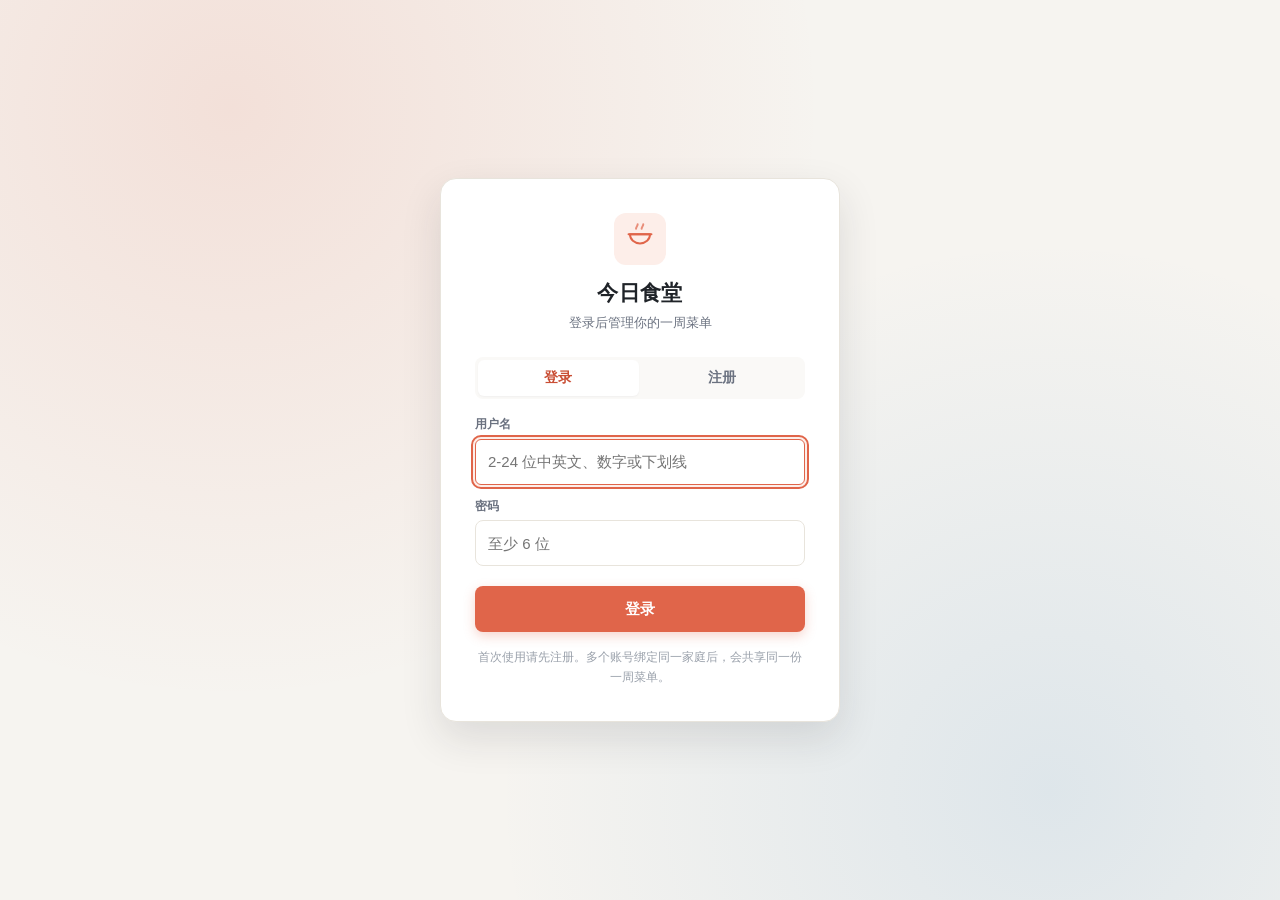
<file: index.html>
<!DOCTYPE html>
<html lang="zh-CN">
<head>
  <meta charset="UTF-8" />
  <meta name="viewport" content="width=device-width, initial-scale=1.0, viewport-fit=cover" />
  <meta name="theme-color" content="#ffffff" media="(prefers-color-scheme: light)" />
  <meta name="theme-color" content="#16181d" media="(prefers-color-scheme: dark)" />
  <meta name="description" content="一周菜单与食谱展示 · 适配 Web 与 App" />
  <title>今日食堂 · 菜单与食谱</title>
  <link rel="stylesheet" href="./css/main.css" />
  <link rel="stylesheet" href="./css/appearance.css" />
  <!--
    可爱风皮肤：常驻加载但默认不生效。
    每条规则都带 `:root[data-skin="cute"]` 作用域，只有 <html data-skin="cute">
    时才命中；不设置 data-skin 就是改动前的默认暖橙风格，零影响。
  -->
  <link rel="stylesheet" href="./css/skins/cute.css" />
</head>
<body>
  <!-- ══ 登录 / 注册页（未登录时显示） ═════════════════════════ -->
  <div class="auth-page" id="authPage" hidden>
    <div class="auth-card">
      <div class="auth-brand">
        <span class="auth-brand__mark" aria-hidden="true"><span data-icon="brand"></span></span>
        <h1>今日食堂</h1>
        <p>登录后管理你的一周菜单</p>
      </div>

      <div class="auth-tabs" role="tablist" aria-label="登录或注册">
        <button class="auth-tab is-active" type="button" role="tab"
                data-auth-tab="login" aria-selected="true">登录</button>
        <button class="auth-tab" type="button" role="tab"
                data-auth-tab="register" aria-selected="false">注册</button>
      </div>

      <form class="auth-form" id="authForm" novalidate>
        <div class="field">
          <label class="field__label" for="authUsername">用户名</label>
          <input class="control" id="authUsername" name="username" type="text"
                 autocomplete="username" placeholder="2-24 位中英文、数字或下划线" required />
        </div>

        <div class="field" id="displayNameField" hidden>
          <label class="field__label" for="authDisplayName">昵称（可选）</label>
          <input class="control" id="authDisplayName" name="displayName" type="text"
                 autocomplete="nickname" placeholder="显示在家庭里的名字" />
        </div>

        <div class="field">
          <label class="field__label" for="authPassword">密码</label>
          <input class="control" id="authPassword" name="password" type="password"
                 autocomplete="current-password" placeholder="至少 6 位" required />
        </div>

        <div class="field" id="confirmField" hidden>
          <label class="field__label" for="authConfirm">确认密码</label>
          <input class="control" id="authConfirm" name="confirm" type="password"
                 autocomplete="new-password" placeholder="再输入一次" />
        </div>

        <p class="auth-error" id="authError" role="alert" hidden></p>

        <button class="btn btn--primary auth-submit" id="authSubmit" type="submit">
          登录
        </button>
      </form>

      <p class="auth-hint" id="authHint">
        首次使用请先注册。多个账号绑定同一家庭后，会共享同一份一周菜单。
      </p>
    </div>
  </div>

  <!-- ── 应用容器 ────────────────────────────────────────────── -->
  <div class="app" id="app" hidden>

    <!-- ══ 侧栏（Web 端） ═══════════════════════════════════════ -->
    <aside class="sidebar" id="sidebar" aria-label="主导航">
      <div class="sidebar__brand">
        <span class="brand__mark" aria-hidden="true"><span data-icon="brand" class="brand__mark-ico"></span></span>
        <span class="brand__text">
          <strong>今日食堂</strong>
          <small>菜单与食谱</small>
        </span>
      </div>

      <nav class="sidebar__nav">
        <a class="nav-item is-active" href="#menu" data-route="menu">
          <span class="nav-item__icon" data-icon="calendar" aria-hidden="true"></span>
          <span class="nav-item__text">一周菜单</span>
        </a>
        <a class="nav-item" href="#order" data-route="order">
          <span class="nav-item__icon" data-icon="order" aria-hidden="true"></span>
          <span class="nav-item__text">点餐</span>
          <span class="nav-item__badge" id="orderCount" hidden>0</span>
        </a>
        <!--
          食谱详情不再是导航项：它需要先选定一道菜，从点餐橱窗或我的菜谱点进更符合直觉。
          #recipe 路由仍然保留可用（深链、历史记录回退都依赖它）。
        -->
        <a class="nav-item" href="#recipes" data-route="recipes">
          <span class="nav-item__icon" data-icon="book" aria-hidden="true"></span>
          <span class="nav-item__text">我的菜谱</span>
          <span class="nav-item__badge" id="pendingCount" hidden>0</span>
        </a>
        <a class="nav-item" href="#nutrition" data-route="nutrition">
          <span class="nav-item__icon" data-icon="leaf" aria-hidden="true"></span>
          <span class="nav-item__text">营养概览</span>
        </a>
        <a class="nav-item" href="#favorite" data-route="favorite">
          <span class="nav-item__icon" data-icon="star" aria-hidden="true"></span>
          <span class="nav-item__text">我的收藏</span>
          <span class="nav-item__badge" id="favCount" hidden>0</span>
        </a>
        <a class="nav-item" href="#family" data-route="family">
          <span class="nav-item__icon" data-icon="users" aria-hidden="true"></span>
          <span class="nav-item__text">家庭管理</span>
        </a>
      </nav>

      <div class="sidebar__footer">
        <div class="hint-card">
          <p class="hint-card__title">本周小提示</p>
          <p class="hint-card__text">每日饮水量建议 2000 ml，本周平均摄入 1560 千卡，注意补充深色蔬菜。</p>
        </div>

        <!-- 当前登录用户 -->
        <div class="user-card">
          <span class="user-card__avatar" id="userAvatar" aria-hidden="true">我</span>
          <span class="user-card__info">
            <span class="user-card__name" id="userName">未登录</span>
            <span class="user-card__family" id="userFamily">—</span>
          </span>
          <button class="user-card__switch" id="userSwitchBtn" type="button"
                  title="切换家庭" aria-label="切换家庭">
            <span data-icon="swap" aria-hidden="true"></span>
          </button>
          <button class="user-card__out" id="logoutBtn" type="button" title="退出登录" aria-label="退出登录">
            <svg viewBox="0 0 24 24" width="16" height="16" aria-hidden="true"
                 fill="none" stroke="currentColor" stroke-width="1.8"
                 stroke-linecap="round" stroke-linejoin="round">
              <path d="M9.6 20H6a2 2 0 0 1-2-2V6a2 2 0 0 1 2-2h3.6" />
              <path d="M15.4 16.4 19.8 12l-4.4-4.4M19.8 12H9.2" />
            </svg>
          </button>
        </div>
      </div>
    </aside>

    <!-- ══ 主区域 ═══════════════════════════════════════════════ -->
    <div class="main">
      <!-- 顶栏 -->
      <header class="topbar">
        <button class="icon-btn topbar__menu" id="menuToggle" aria-label="打开菜单" aria-expanded="false">
          <svg viewBox="0 0 24 24" width="20" height="20" aria-hidden="true">
            <path d="M3 6h18M3 12h18M3 18h18" stroke="currentColor" stroke-width="2" stroke-linecap="round" fill="none" />
          </svg>
        </button>

        <div class="topbar__title">
          <h1 id="pageTitle">一周菜单</h1>
          <p id="pageSub" class="topbar__sub">10 月 20 日 - 10 月 26 日 · 第 1 周</p>
        </div>

        <!--
          搜索只服务于「点餐」页的菜品橱窗，已下沉到点餐页内部；
          顶栏不再提供全局搜索，避免与一周菜单、收藏等页面语义混淆。
        -->
        <span class="conn-badge" id="connBadge" hidden>本地模式</span>

        <button class="icon-btn topbar__gen" id="generateBtn" type="button"
                data-generate aria-label="一键生成本周菜单" title="一键生成本周菜单">
          <span data-icon="spark" class="gen-ico" aria-hidden="true"></span>
          <span class="topbar__gen-text">一键生成</span>
        </button>
      </header>

      <!-- 视图区 -->
      <main class="content" id="content">

        <!-- ── 视图 1：一周菜单 ─────────────────────────────── -->
        <section class="view is-active" id="view-menu" aria-labelledby="viewMenuTitle">
          <h2 class="sr-only" id="viewMenuTitle">一周菜单</h2>

          <!-- 今日概览 -->
          <div class="today-card">
            <div class="today-card__head">
              <span class="today-card__badge">今天 · <span id="todayLabel">周四</span></span>
              <span class="today-card__weather">🌤 22°C 多云</span>
            </div>
            <p class="today-card__desc">今日推荐：番茄炖牛腩 + 蒜蓉西兰花，蛋白质与膳食纤维搭配均衡。</p>
            <div class="today-card__metrics">
              <div class="metric">
                <span class="metric__value" id="mCalorie">0</span>
                <span class="metric__label">千卡</span>
              </div>
              <div class="metric">
                <span class="metric__value" id="mProtein">0</span>
                <span class="metric__label">蛋白质 g</span>
              </div>
              <div class="metric">
                <span class="metric__value" id="mFiber">0</span>
                <span class="metric__label">膳食纤维 g</span>
              </div>
            </div>
          </div>

          <!-- 星期切换 -->
          <div class="day-tabs" role="tablist" aria-label="选择日期" id="dayTabs"></div>

          <!-- 三餐列表 -->
          <div class="meal-list" id="mealList"></div>
        </section>

        <!-- ── 视图 2：点餐 ─────────────────────────────────── -->
        <section class="view" id="view-order" aria-labelledby="viewOrderTitle">
          <h2 class="sr-only" id="viewOrderTitle">点餐</h2>

          <div class="order-layout">
            <!-- 左：菜品橱窗 -->
            <div class="order-main">
              <!--
                操作条：左侧是当前生效的筛选条件，右侧是菜谱维护入口。
                把「新增菜谱 / 我的菜谱」放在这里，是因为点餐页本身就是认识菜品的入口。
              -->
              <div class="order-toolbar" id="orderToolbar">
                <div class="order-toolbar__info">
                  <span class="order-toolbar__label">当前筛选</span>
                  <span class="order-toolbar__value" id="orderFilterLabel">全部菜品</span>
                </div>
                <div class="order-toolbar__actions">
                  <button class="btn btn--primary" id="newRecipeBtn" type="button" data-new-recipe>
                    <span class="btn__ico" data-icon="plus" aria-hidden="true"></span>
                    新增菜谱
                  </button>
                  <button class="btn btn--ghost" id="myRecipesBtn" type="button" data-route="recipes">
                    <span class="btn__ico" data-icon="book" aria-hidden="true"></span>
                    我的菜谱
                  </button>
                </div>
              </div>

              <!-- 点餐页内搜索：只过滤下方菜品橱窗 -->
              <div class="catalog-search" role="search">
                <svg class="catalog-search__icon" viewBox="0 0 24 24" width="16" height="16" aria-hidden="true">
                  <circle cx="11" cy="11" r="7" stroke="currentColor" stroke-width="2" fill="none" />
                  <path d="M20 20l-3.5-3.5" stroke="currentColor" stroke-width="2" stroke-linecap="round" />
                </svg>
                <input id="catalogSearch" type="search"
                       placeholder="搜索菜品或食材…" aria-label="搜索点餐页的菜品或食材"
                       autocomplete="off" />
                <button class="catalog-search__clear" id="catalogSearchClear" type="button"
                        aria-label="清空搜索" hidden>
                  <span data-icon="close" aria-hidden="true"></span>
                </button>
              </div>

              <!-- 分类筛选 -->
              <div class="chips" id="dishChips" role="tablist" aria-label="按分类筛选菜品"></div>

              <!-- 菜品列表 -->
              <div class="order-catalog" id="orderCatalog"></div>
            </div>

            <!-- 右：本周点餐篮 -->
            <aside class="order-basket" aria-labelledby="basketTitle">
              <div class="panel order-basket__panel">
                <div class="panel__head">
                  <h3 id="basketTitle">本周点餐</h3>
                  <span class="muted" id="basketSummary">0 道 · 0 千卡</span>
                </div>

                <div class="order-basket__body" id="basketBody"></div>

                <div class="order-basket__foot">
                  <button class="btn btn--ghost" id="clearOrders" type="button">清空</button>
                  <button class="btn btn--primary" id="confirmOrders" type="button">
                    <span class="btn__ico" data-icon="check" aria-hidden="true"></span>
                    确认本周菜单
                  </button>
                </div>
              </div>
            </aside>
          </div>
        </section>

        <!-- ── 视图 3：食谱详情（仅可从菜品进入，不占导航位） ── -->
        <section class="view" id="view-recipe" aria-labelledby="viewRecipeTitle">
          <h2 class="sr-only" id="viewRecipeTitle">食谱详情</h2>
          <div id="recipeDetail"></div>
        </section>

        <!-- ── 视图 3.5：我的菜谱（维护中心） ───────────────── -->
        <section class="view" id="view-recipes" aria-labelledby="viewRecipesTitle">
          <h2 class="sr-only" id="viewRecipesTitle">我的菜谱</h2>

          <!-- 顶部操作 + 标签页 -->
          <div class="recipes-head">
            <div class="recipes-head__tabs" id="recipesTabs" role="tablist" aria-label="菜谱分类"></div>
            <button class="btn btn--primary recipes-head__new" type="button" data-new-recipe>
              <span class="btn__ico" data-icon="plus" aria-hidden="true"></span>
              新增菜谱
            </button>
          </div>

          <!-- 列表 -->
          <div class="recipes-list" id="recipesList"></div>
        </section>

        <!-- ── 视图 4：营养概览 ─────────────────────────────── -->
        <section class="view" id="view-nutrition" aria-labelledby="viewNutTitle">
          <h2 class="sr-only" id="viewNutTitle">营养概览</h2>

          <div class="panel">
            <div class="panel__head">
              <h3>每日热量与蛋白</h3>
              <span class="muted">单位：千卡 / 克</span>
            </div>
            <div class="chart" id="calorieChart" role="img" aria-label="每日热量与蛋白质摄入柱状图"></div>
            <div class="chart-legend">
              <span><i class="legend__dot legend__dot--cal"></i>热量（千卡）</span>
              <span><i class="legend__dot legend__dot--pro"></i>蛋白质（克）</span>
            </div>
          </div>

          <div class="panel">
            <div class="panel__head">
              <h3>今日营养完成度</h3>
              <span class="muted">相对每日建议量</span>
            </div>
            <div class="nutri-bars" id="nutriBars"></div>
          </div>

          <div class="panel">
            <div class="panel__head"><h3>饮水记录</h3></div>
            <div class="water-wrap">
              <div class="water-ring" id="waterRing">
                <span class="water-ring__text"><strong id="waterPct">75</strong>%</span>
              </div>
              <div class="water-info">
                <p><strong id="waterNow">1500</strong> / 2000 ml</p>
                <p class="muted">建议每 2 小时补充 200 ml</p>
              </div>
            </div>
          </div>
        </section>

        <!-- ── 视图 5：我的收藏 ─────────────────────────────── -->
        <section class="view" id="view-favorite" aria-labelledby="viewFavTitle">
          <h2 class="sr-only" id="viewFavTitle">我的收藏</h2>
          <div id="favoriteList"></div>
        </section>

        <!-- ── 视图 6：家庭管理 ─────────────────────────────── -->
        <section class="view" id="view-family" aria-labelledby="viewFamilyTitle">
          <h2 class="sr-only" id="viewFamilyTitle">家庭管理</h2>

          <!-- 加入 / 创建家庭 -->
          <div class="family-actions">
            <form class="family-join" id="familyJoinForm">
              <label class="field__label" for="familyCode">输入邀请码加入家庭</label>
              <div class="family-join__row">
                <input class="control family-join__input" id="familyCode" name="code"
                       type="text" maxlength="10" placeholder="6 位邀请码，如 K7M2PQ"
                       autocomplete="off" spellcheck="false" />
                <button class="btn btn--primary" id="familyJoinBtn" type="submit">加入</button>
              </div>
              <p class="family-join__hint">向家长索取邀请码。加入后可在上方切换家庭。</p>
            </form>

            <form class="family-create" id="familyCreateForm">
              <label class="field__label" for="familyName">创建新家庭</label>
              <div class="family-join__row">
                <input class="control family-join__input" id="familyName" name="name"
                       type="text" maxlength="20" placeholder="家庭名称" autocomplete="off" />
                <button class="btn btn--ghost" id="familyCreateBtn" type="submit">创建</button>
              </div>
              <p class="family-join__hint">创建后你将成为该家庭的家长。</p>
            </form>
          </div>

          <!-- 当前家庭详情 -->
          <div id="familyDetail"></div>

          <!-- 外观设置（明暗 + 风格）。内容由 js/appearance.js 渲染：
               放在「我的家庭」之前，主题是设备级偏好，不该被某一家庭归属，
               也不会随家庭详情卡重建而被冲掉。 -->
          <div id="appearanceHost"></div>

          <!-- 我加入的家庭列表 -->
          <div class="panel">
            <div class="panel__head">
              <h3>我的家庭</h3>
              <span class="muted" id="familyCountText">—</span>
            </div>
            <div class="family-list" id="familyList"></div>
          </div>
        </section>

      </main>

      <!-- ══ 点餐悬浮操作条（仅 App 端） ══════════════════════ -->
      <div class="order-bar" id="orderBar" aria-hidden="true">
        <div class="order-bar__info">
          <span class="order-bar__count" id="orderBarCount">已点 0 道</span>
          <span class="order-bar__sum" id="orderBarSum">合计 0 千卡</span>
        </div>
        <button class="btn btn--primary order-bar__btn" id="orderBarBtn" type="button">
          查看点餐
        </button>
      </div>

      <!-- ══ 底部导航（App 端） ══════════════════════════════ -->
      <nav class="tabbar" aria-label="底部导航">
        <a class="tab-item is-active" href="#menu" data-route="menu">
          <span class="tab-item__icon" data-icon="calendar" aria-hidden="true"></span>
          <span class="tab-item__text">菜单</span>
        </a>
        <a class="tab-item" href="#order" data-route="order">
          <span class="tab-item__icon" data-icon="order" aria-hidden="true"></span>
          <span class="tab-item__text">点餐</span>
          <span class="tab-item__badge" id="tabOrderBadge" hidden>0</span>
        </a>
        <a class="tab-item" href="#recipes" data-route="recipes">
          <span class="tab-item__icon" data-icon="book" aria-hidden="true"></span>
          <span class="tab-item__text">菜谱</span>
          <span class="tab-item__badge" id="tabPendingBadge" hidden>0</span>
        </a>
        <a class="tab-item" href="#nutrition" data-route="nutrition">
          <span class="tab-item__icon" data-icon="leaf" aria-hidden="true"></span>
          <span class="tab-item__text">营养</span>
        </a>
        <a class="tab-item" href="#favorite" data-route="favorite">
          <span class="tab-item__icon" data-icon="star" aria-hidden="true"></span>
          <span class="tab-item__text">收藏</span>
        </a>
        <a class="tab-item" href="#family" data-route="family">
          <span class="tab-item__icon" data-icon="users" aria-hidden="true"></span>
          <span class="tab-item__text">家庭</span>
        </a>
      </nav>
    </div>
  </div>

  <!--
    通用弹窗：确认 / 输入 / 危险操作
    替代 window.confirm / window.prompt —— 原生弹窗在 App 端（WebView）
    可能被拦截或样式不可控，统一用页面内的弹窗组件。
  -->
  <div class="modal" id="modal" role="dialog" aria-modal="true" aria-labelledby="modalTitle">
    <div class="modal__panel">
      <div class="modal__head">
        <h2 class="modal__title" id="modalTitle">确认</h2>
        <button class="modal__close" id="modalClose" type="button" aria-label="关闭">
          <span data-icon="close" aria-hidden="true"></span>
        </button>
      </div>
      <div class="modal__body" id="modalBody"></div>
      <div class="modal__foot">
        <button class="btn btn--ghost" id="modalCancel" type="button">取消</button>
        <button class="btn btn--primary" id="modalOk" type="button">确定</button>
      </div>
    </div>
  </div>

  <!--
    菜谱编辑弹窗。
    与通用 dialog 弹窗分开：它字段多、需要滚动，而且确认按钮要校验表单，
    单独一套控制器比往 dialog 里塞特例更清晰。样式沿用 .modal 设计语言。
  -->
  <div class="modal modal--form" id="recipeModal" role="dialog" aria-modal="true"
       aria-labelledby="recipeModalTitle">
    <div class="modal__panel modal__panel--wide">
      <div class="modal__head">
        <h2 class="modal__title" id="recipeModalTitle">新增菜谱</h2>
        <button class="modal__close" id="recipeModalClose" type="button" aria-label="关闭">
          <span data-icon="close" aria-hidden="true"></span>
        </button>
      </div>

      <div class="modal__body" id="recipeModalBody"><!-- 表单由 app.js 渲染 --></div>

      <div class="modal__foot">
        <button class="btn btn--ghost" id="recipeModalCancel" type="button">取消</button>
        <button class="btn btn--primary" id="recipeModalSave" type="button">保存</button>
      </div>
    </div>
  </div>

  <!-- Toast 提示 -->
  <div class="toast" id="toast" role="status" aria-live="polite"></div>

  <script type="module" src="./js/app.js"></script>
</body>
</html>
</file>
<file: css/main.css>
/**
 * main.css — 菜单与食谱页面样式
 *
 * 适配策略：
 *   · 移动优先（mobile first）：基础样式按 App 端设计，min-width 断点向上增强为 Web
 *   · 断点：
 *       < 640px    手机（底部 TabBar、单列、大触控区）
 *       640-1023px 平板（双列卡片、仍用 TabBar）
 *       ≥ 1024px   桌面 Web（侧栏导航、多列网格、悬停效果）
 *   · App 端使用 env(safe-area-inset-*) 处理刘海屏与 home indicator
 *   · 所有可点击元素最小 44×44（iOS 触控规范），桌面端适度收紧
 *   · 字体使用 clamp() 随视口平滑缩放，避免突跳
 *   · 支持 prefers-color-scheme 与 prefers-reduced-motion
 */

/* ── §1 设计令牌 ─────────────────────────────────────────────── */
:root {
  color-scheme: light;

  /* 圆角与间距 */
  --radius-sm: 8px;
  --radius: 12px;
  --radius-lg: 16px;
  --radius-xl: 22px;
  --gap-2xs: 4px;
  --gap-xs: 8px;
  --gap-sm: 12px;
  --gap-md: 16px;
  --gap-lg: 24px;
  --gap-xl: 32px;

  /* 颜色 */
  --bg: #f6f4f0;
  --bg-panel: #ffffff;
  --bg-subtle: #faf9f7;
  --bg-hover: #f2efe9;
  --text: #1f2328;
  --text-muted: #6b7280;
  --text-light: #9aa1ab;
  --border: #e8e4dc;
  --border-strong: #d6d0c5;

  --brand: #e0654a;          /* 暖橙主色，餐饮场景亲和 */
  --brand-dark: #c94e34;
  --brand-soft: #fdeee9;
  --success: #2f9e6f;
  --success-soft: #e6f6ee;
  --warn: #c98a15;
  --warn-soft: #fdf4e0;
  --danger: #d64545;
  --danger-soft: #fdeaea;
  --info: #2f7fc1;
  --info-soft: #e8f2fb;
  --star: #f0a92c;

  /* 阴影 */
  --shadow-xs: 0 1px 2px rgba(31, 35, 40, 0.04);
  --shadow-sm: 0 2px 8px rgba(31, 35, 40, 0.06);
  --shadow-md: 0 6px 20px rgba(31, 35, 40, 0.08);
  --shadow-lg: 0 16px 40px rgba(31, 35, 40, 0.12);

  /* 尺寸 */
  --topbar-h: 52px;
  --tabbar-h: 58px;
  --sidebar-w: 248px;
  --safe-top: env(safe-area-inset-top, 0px);
  --safe-bottom: env(safe-area-inset-bottom, 0px);
  --safe-left: env(safe-area-inset-left, 0px);
  --safe-right: env(safe-area-inset-right, 0px);

  --ease: cubic-bezier(0.32, 0.72, 0, 1);
}

/* 深色模式 */
@media (prefers-color-scheme: dark) {
  :root {
    color-scheme: dark;
    --bg: #16181d;
    --bg-panel: #1e2127;
    --bg-subtle: #23272e;
    --bg-hover: #2a2f37;
    --text: #eceff3;
    --text-muted: #9ba3ae;
    --text-light: #737c88;
    --border: #2c3138;
    --border-strong: #3a4048;
    --brand: #f07e63;
    --brand-dark: #e0654a;
    --brand-soft: #34231e;
    --success: #4cc38a;
    --success-soft: #1c2f26;
    --warn: #e0a838;
    --warn-soft: #332a16;
    --danger: #ef7070;
    --danger-soft: #3a2121;
    --info: #5aa7e0;
    --info-soft: #1c2b38;
    --shadow-xs: 0 1px 2px rgba(0, 0, 0, 0.3);
    --shadow-sm: 0 2px 8px rgba(0, 0, 0, 0.35);
    --shadow-md: 0 6px 20px rgba(0, 0, 0, 0.4);
    --shadow-lg: 0 16px 40px rgba(0, 0, 0, 0.5);
  }
}

/* 手动切换的深色（覆盖系统设置） */
:root[data-theme='dark'] {
  color-scheme: dark;
  --bg: #16181d;
  --bg-panel: #1e2127;
  --bg-subtle: #23272e;
  --bg-hover: #2a2f37;
  --text: #eceff3;
  --text-muted: #9ba3ae;
  --text-light: #737c88;
  --border: #2c3138;
  --border-strong: #3a4048;
  --brand: #f07e63;
  --brand-dark: #e0654a;
  --brand-soft: #34231e;
  --success: #4cc38a;
  --success-soft: #1c2f26;
  --warn: #e0a838;
  --warn-soft: #332a16;
  --danger: #ef7070;
  --danger-soft: #3a2121;
  --info: #5aa7e0;
  --info-soft: #1c2b38;
  --shadow-xs: 0 1px 2px rgba(0, 0, 0, 0.3);
  --shadow-sm: 0 2px 8px rgba(0, 0, 0, 0.35);
  --shadow-md: 0 6px 20px rgba(0, 0, 0, 0.4);
  --shadow-lg: 0 16px 40px rgba(0, 0, 0, 0.5);
}

/* ── §2 Reset ────────────────────────────────────────────────── */
*,
*::before,
*::after { box-sizing: border-box; }

/*
 * hidden 属性兜底。
 * 部分组件（如 .field / .auth-error）显式声明了 display:flex，
 * 会覆盖浏览器默认的 [hidden]{display:none}，导致"隐藏"失效。
 * 这里保证 hidden 始终优先生效。
 */
[hidden] { display: none !important; }

html {
  -webkit-text-size-adjust: 100%;
  -webkit-tap-highlight-color: transparent;
}

body {
  margin: 0;
  min-height: 100dvh;
  font-family: -apple-system, BlinkMacSystemFont, 'Segoe UI', 'PingFang SC',
    'Hiragino Sans GB', 'Microsoft YaHei', Roboto, sans-serif;
  font-size: 15px;
  line-height: 1.55;
  color: var(--text);
  background: var(--bg);
  -webkit-font-smoothing: antialiased;
  overscroll-behavior-y: none;
}

h1, h2, h3, h4, p { margin: 0; }
a { color: inherit; text-decoration: none; }
button {
  font: inherit;
  color: inherit;
  border: 0;
  background: none;
  cursor: pointer;
}
input { font: inherit; color: inherit; }
img { display: block; max-width: 100%; }

.sr-only {
  position: absolute;
  width: 1px; height: 1px;
  padding: 0; margin: -1px;
  overflow: hidden;
  clip: rect(0 0 0 0);
  white-space: nowrap;
  border: 0;
}
.muted { color: var(--text-muted); }

/* ── §3 应用骨架 ─────────────────────────────────────────────── */
.app {
  display: flex;
  min-height: 100dvh;
}

/* 侧栏：移动端默认隐藏，作为抽屉 */
.sidebar {
  position: fixed;
  inset: 0 auto 0 0;
  z-index: 60;
  width: min(78vw, 300px);
  display: flex;
  flex-direction: column;
  background: var(--bg-panel);
  border-right: 1px solid var(--border);
  padding: calc(var(--gap-md) + var(--safe-top)) var(--gap-sm) var(--gap-md);
  transform: translateX(-102%);
  transition: transform 0.28s var(--ease);
  will-change: transform;
}
.sidebar.is-open { transform: translateX(0); }

/* 遮罩 */
.scrim {
  position: fixed;
  inset: 0;
  z-index: 55;
  background: rgba(15, 18, 22, 0.42);
  opacity: 0;
  visibility: hidden;
  transition: opacity 0.24s ease, visibility 0.24s;
  -webkit-backdrop-filter: blur(2px);
  backdrop-filter: blur(2px);
}
.scrim.is-open { opacity: 1; visibility: visible; }

.sidebar__brand {
  display: flex;
  align-items: center;
  gap: var(--gap-sm);
  padding: var(--gap-xs) var(--gap-sm) var(--gap-lg);
}
.brand__mark {
  display: grid;
  place-items: center;
  width: 40px; height: 40px;
  color: var(--brand);
  background: var(--brand-soft);
  border-radius: var(--radius);
}
.brand__mark-ico { display: block; width: 22px; height: 22px; }
.brand__text { display: flex; flex-direction: column; line-height: 1.25; }
.brand__text strong { font-size: 16px; letter-spacing: 0.2px; }
.brand__text small { font-size: 12px; color: var(--text-muted); }

.sidebar__nav {
  display: flex;
  flex-direction: column;
  gap: var(--gap-2xs);
}
.nav-item {
  position: relative;
  display: flex;
  align-items: center;
  gap: var(--gap-sm);
  min-height: 44px;
  padding: 0 var(--gap-sm);
  border-radius: var(--radius-sm);
  color: var(--text-muted);
  transition: background 0.16s, color 0.16s;
}
.nav-item:hover { background: var(--bg-hover); color: var(--text); }
.nav-item.is-active {
  background: var(--brand-soft);
  color: var(--brand-dark);
  font-weight: 600;
}
.nav-item__icon {
  flex-shrink: 0;
  display: block;
  width: 18px;
  height: 18px;
}
.nav-item__text { font-size: 14px; }
.nav-item__badge {
  margin-left: auto;
  min-width: 20px;
  height: 20px;
  padding: 0 6px;
  display: grid;
  place-items: center;
  font-size: 11px;
  font-weight: 700;
  color: #fff;
  background: var(--brand);
  border-radius: 999px;
}

.sidebar__footer { margin-top: auto; }
.hint-card {
  padding: var(--gap-sm);
  background: var(--bg-subtle);
  border: 1px solid var(--border);
  border-radius: var(--radius);
}
.hint-card__title {
  font-size: 12px;
  font-weight: 700;
  color: var(--brand-dark);
  margin-bottom: var(--gap-2xs);
}
.hint-card__text { font-size: 12px; line-height: 1.6; color: var(--text-muted); }

/* ── 主区域 ──────────────────────────────────────────────────── */
.main {
  flex: 1;
  min-width: 0;
  display: flex;
  flex-direction: column;
  padding-bottom: calc(var(--tabbar-h) + var(--safe-bottom));
}

/* ── 顶栏 ────────────────────────────────────────────────────── */
.topbar {
  position: sticky;
  top: 0;
  z-index: 30;
  display: flex;
  align-items: center;
  gap: var(--gap-xs);
  height: calc(var(--topbar-h) + var(--safe-top));
  padding: var(--safe-top) var(--gap-md) 0;
  background: color-mix(in srgb, var(--bg-panel) 88%, transparent);
  border-bottom: 1px solid var(--border);
  -webkit-backdrop-filter: saturate(180%) blur(12px);
  backdrop-filter: saturate(180%) blur(12px);
}
.topbar__menu { margin-left: calc(var(--gap-2xs) * -1); }

.icon-btn {
  display: grid;
  place-items: center;
  flex-shrink: 0;
  width: 40px; height: 40px;
  border-radius: var(--radius-sm);
  color: var(--text-muted);
  transition: background 0.16s, color 0.16s, transform 0.16s;
}
/* 触屏设备保持 44px 可点区 */
@media (pointer: coarse) {
  .icon-btn { width: 44px; height: 44px; }
}
.icon-btn:hover { background: var(--bg-hover); color: var(--text); }
.icon-btn:active { transform: scale(0.94); }
.theme-ico { display: block; width: 19px; height: 19px; }

/* 后端未连接提示（离线本地模式） */
.conn-badge {
  flex-shrink: 0;
  padding: 2px 7px;
  font-size: 10.5px;
  font-weight: 600;
  line-height: 1.6;
  color: var(--warn);
  background: var(--warn-soft);
  border-radius: 5px;
  white-space: nowrap;
}
@media (max-width: 419px) {
  .conn-badge { display: none; }
}

/* 顶栏"一键生成"按钮：移动端只显示图标，平板以上带文字 */.topbar__gen {
  width: auto;
  min-width: 40px;
  padding: 0;
  gap: 6px;
  color: var(--brand-dark);
}
.topbar__gen:hover { background: var(--brand-soft); color: var(--brand-dark); }
.gen-ico { display: block; width: 18px; height: 18px; }
.topbar__gen-text {
  display: none;
  font-size: 12.5px;
  font-weight: 600;
  white-space: nowrap;
}
@media (min-width: 640px) {
  .topbar__gen { padding: 0 var(--gap-sm); }
  .topbar__gen-text { display: inline; }
}

.topbar__title {
  flex: 1;
  min-width: 0;
  display: flex;
  flex-direction: column;
  line-height: 1.2;
}
.topbar__title h1 {
  font-size: clamp(16px, 4.2vw, 19px);
  font-weight: 700;
  letter-spacing: 0.2px;
  overflow: hidden;
  text-overflow: ellipsis;
  white-space: nowrap;
}
.topbar__sub {
  margin-top: 2px;
  font-size: 11.5px;
  color: var(--text-muted);
  overflow: hidden;
  text-overflow: ellipsis;
  white-space: nowrap;
}

/* 搜索框：移动端先隐藏，平板以上展开 */
.search {
  display: none;
  align-items: center;
  gap: var(--gap-xs);
  height: 36px;
  padding: 0 var(--gap-sm);
  background: var(--bg-subtle);
  border: 1px solid var(--border);
  border-radius: 999px;
  transition: border-color 0.16s, box-shadow 0.16s;
}
.search:focus-within {
  border-color: var(--brand);
  box-shadow: 0 0 0 3px var(--brand-soft);
}
.search__icon { color: var(--text-light); flex-shrink: 0; }
.search input {
  width: 100%;
  min-width: 0;
  border: 0;
  outline: none;
  background: none;
  font-size: 13px;
}
.search input::placeholder { color: var(--text-light); }
.search input::-webkit-search-cancel-button { -webkit-appearance: none; }

/* ── 内容区 ──────────────────────────────────────────────────── */
.content {
  flex: 1;
  width: 100%;
  max-width: 1280px;
  margin: 0 auto;
  padding: var(--gap-md) var(--gap-md) var(--gap-xl);
}

.view { display: none; }
.view.is-active {
  display: block;
  animation: viewIn 0.28s var(--ease);
}
@keyframes viewIn {
  from { opacity: 0; transform: translateY(8px); }
  to { opacity: 1; transform: none; }
}

/* ── §4 今日概览卡 ───────────────────────────────────────────── */
.today-card {
  position: relative;
  overflow: hidden;
  padding: var(--gap-md);
  border-radius: var(--radius-lg);
  color: #fff;
  background: linear-gradient(135deg, #ef7f5f 0%, #d9553c 55%, #b8442e 100%);
  box-shadow: var(--shadow-md);
}
.today-card::after {
  content: '';
  position: absolute;
  top: -56px; right: -40px;
  width: 190px; height: 190px;
  background: radial-gradient(circle, rgba(255, 255, 255, 0.26), transparent 68%);
  pointer-events: none;
}
.today-card__head {
  display: flex;
  align-items: center;
  justify-content: space-between;
  gap: var(--gap-xs);
  margin-bottom: var(--gap-xs);
}
.today-card__badge {
  padding: 3px 10px;
  font-size: 12px;
  font-weight: 600;
  background: rgba(255, 255, 255, 0.2);
  border-radius: 999px;
  -webkit-backdrop-filter: blur(4px);
  backdrop-filter: blur(4px);
}
.today-card__weather { font-size: 12px; opacity: 0.92; }
.today-card__desc {
  position: relative;
  z-index: 1;
  font-size: 13px;
  line-height: 1.6;
  opacity: 0.95;
  margin-bottom: var(--gap-md);
}
.today-card__metrics {
  position: relative;
  z-index: 1;
  display: grid;
  grid-template-columns: repeat(3, 1fr);
  gap: var(--gap-xs);
}
.metric {
  display: flex;
  flex-direction: column;
  align-items: center;
  gap: 2px;
  padding: var(--gap-xs) 4px;
  background: rgba(255, 255, 255, 0.14);
  border-radius: var(--radius-sm);
}
.metric__value {
  font-size: clamp(18px, 5vw, 22px);
  font-weight: 700;
  font-variant-numeric: tabular-nums;
  line-height: 1.2;
}
.metric__label { font-size: 11px; opacity: 0.88; }

/* ── §5 星期切换 ─────────────────────────────────────────────── */
.day-tabs {
  display: flex;
  gap: var(--gap-xs);
  margin: var(--gap-md) 0;
  padding-bottom: var(--gap-2xs);
  overflow-x: auto;
  scrollbar-width: none;
  scroll-snap-type: x proximity;
  -webkit-overflow-scrolling: touch;
}
.day-tabs::-webkit-scrollbar { display: none; }

.day-tab {
  flex: 0 0 auto;
  min-width: 60px;
  min-height: 62px;
  padding: var(--gap-xs) var(--gap-sm);
  display: flex;
  flex-direction: column;
  align-items: center;
  justify-content: center;
  gap: 1px;
  background: var(--bg-panel);
  border: 1px solid var(--border);
  border-radius: var(--radius);
  color: var(--text-muted);
  scroll-snap-align: center;
  transition: background 0.18s, color 0.18s, border-color 0.18s, transform 0.18s;
}
.day-tab:hover { border-color: var(--border-strong); }
.day-tab:active { transform: scale(0.96); }
.day-tab__label { font-size: 13px; font-weight: 600; color: var(--text); }
.day-tab__date { font-size: 11px; }
.day-tab.is-active {
  background: var(--brand);
  border-color: var(--brand);
  color: rgba(255, 255, 255, 0.85);
  box-shadow: 0 6px 16px color-mix(in srgb, var(--brand) 35%, transparent);
}
.day-tab.is-active .day-tab__label { color: #fff; }
.day-tab.is-today:not(.is-active) {
  border-color: var(--brand);
  background: var(--brand-soft);
}
.day-tab.is-today:not(.is-active) .day-tab__label { color: var(--brand-dark); }

/* 有安排的日期右上角小圆点 */
.day-tab__dot {
  position: absolute;
  top: 6px;
  right: 7px;
  width: 5px;
  height: 5px;
  border-radius: 999px;
  background: var(--brand);
}
.day-tab.is-active .day-tab__dot { background: #fff; }
.day-tab { position: relative; }

/* ── §6 三餐列表 ─────────────────────────────────────────────── */
.meal-list {
  display: grid;
  gap: var(--gap-sm);
}

.meal-block {
  padding: var(--gap-sm) var(--gap-sm) var(--gap-xs);
  background: var(--bg-panel);
  border: 1px solid var(--border);
  border-radius: var(--radius-lg);
  box-shadow: var(--shadow-xs);
}

.meal-block__head {
  display: flex;
  align-items: center;
  gap: var(--gap-xs);
  padding: 0 var(--gap-2xs) var(--gap-xs);
}
.meal-block__icon {
  display: grid;
  place-items: center;
  width: 30px; height: 30px;
  color: var(--brand);
  background: var(--brand-soft);
  border-radius: var(--radius-sm);
}
.meal-block__icon svg { width: 17px; height: 17px; }
.meal-block__name { font-size: 14px; font-weight: 700; }
.meal-block__sum {
  margin-left: auto;
  font-size: 12px;
  color: var(--text-muted);
  font-variant-numeric: tabular-nums;
}

/* 菜品卡片：移动端单列，平板起双列 */
.dish-grid {
  display: grid;
  grid-template-columns: 1fr;
  gap: var(--gap-2xs);
}

.dish {
  position: relative;
  display: flex;
  align-items: center;
  gap: var(--gap-xs);
  width: 100%;
  min-height: 64px;
  padding: var(--gap-xs);
  border-radius: var(--radius);
  transition: background 0.16s;
}
.dish:hover { background: var(--bg-hover); }

/* 可点击主体：缩略图 + 文字 */
.dish__main {
  flex: 1;
  min-width: 0;
  display: flex;
  align-items: center;
  gap: var(--gap-sm);
  padding: 0;
  text-align: left;
  border-radius: var(--radius-sm);
  transition: transform 0.16s;
  cursor: pointer;
}
.dish__main:active { transform: scale(0.985); }

.dish__thumb {
  flex-shrink: 0;
  display: grid;
  place-items: center;
  width: 48px; height: 48px;
  border-radius: var(--radius-sm);
  background: var(--bg-subtle);
  transition: transform 0.18s var(--ease);
}
.dish__thumb-inner {
  display: block;
  width: 26px; height: 26px;
}
.dish:hover .dish__thumb { transform: scale(1.06); }

.dish__body {
  flex: 1;
  min-width: 0;
  display: flex;
  flex-direction: column;
  gap: 3px;
}
.dish__name {
  font-size: 14.5px;
  font-weight: 600;
  overflow: hidden;
  text-overflow: ellipsis;
  white-space: nowrap;
}
.dish__meta {
  display: flex;
  align-items: center;
  gap: var(--gap-sm);
  font-size: 11.5px;
  color: var(--text-muted);
  flex-wrap: wrap;
}
/* 带图标的小信息（时长 / 热量 / 辣度） */
.meta-ico {
  display: inline-flex;
  align-items: center;
  gap: 3px;
}
.meta-ico svg { width: 12px; height: 12px; flex-shrink: 0; }
.meta-ico i { font-style: normal; }
.meta-ico--flame svg { color: var(--brand); }
.meta-ico--spicy { color: var(--danger); }
.meta-ico--spicy svg { color: var(--danger); }

/* 星标图标容器 */
.star-ico {
  display: inline-block;
  vertical-align: middle;
  line-height: 0;
}
.star-ico svg { display: block; }

.dish__tags {
  display: flex;
  gap: 4px;
  flex-wrap: wrap;
}

.dish__fav {
  flex-shrink: 0;
  display: grid;
  place-items: center;
  width: 40px; height: 40px;
  border-radius: 999px;
  color: var(--text-light);
  transition: background 0.16s, transform 0.16s, color 0.16s;
}
.dish__fav:hover { background: var(--bg-subtle); transform: scale(1.08); }
.dish__fav.is-fav { color: var(--star); }

/* 从菜单移除（垃圾桶），移动端常显、桌面端悬停出现 */
.dish__del {
  flex-shrink: 0;
  display: grid;
  place-items: center;
  width: 36px;
  height: 36px;
  border-radius: 999px;
  color: var(--text-light);
  opacity: 1;
  transition: background 0.16s, color 0.16s, opacity 0.16s;
}
.dish__del svg { width: 15px; height: 15px; }
.dish__del:hover { color: var(--danger); background: var(--danger-soft); }
@media (hover: hover) {
  .dish__del { opacity: 0; }
  .dish:hover .dish__del,
  .dish__del:focus-visible { opacity: 1; }
}
.dish__fav .star-ico svg { transition: transform 0.2s var(--ease); }
.dish__fav.is-fav .star-ico svg { animation: starPop 0.32s var(--ease); }
@keyframes starPop {
  0% { transform: scale(1); }
  45% { transform: scale(1.28); }
  100% { transform: scale(1); }
}

/* 标签 */
.tag {
  display: inline-block;
  padding: 1px 7px;
  font-size: 10.5px;
  font-weight: 600;
  line-height: 1.7;
  border-radius: 5px;
  white-space: nowrap;
}
.tag--success { color: var(--success); background: var(--success-soft); }
.tag--danger { color: var(--danger); background: var(--danger-soft); }
.tag--warn { color: var(--warn); background: var(--warn-soft); }
.tag--info { color: var(--info); background: var(--info-soft); }

/* ── §7 食谱详情 ─────────────────────────────────────────────── */
.recipe-hero {
  position: relative;
  display: grid;
  place-items: center;
  height: clamp(150px, 34vw, 220px);
  border-radius: var(--radius-lg);
  overflow: hidden;
  box-shadow: var(--shadow-md);
}
.recipe-hero__art {
  width: clamp(72px, 20vw, 108px);
  height: clamp(72px, 20vw, 108px);
  filter: drop-shadow(0 10px 24px rgba(0, 0, 0, 0.24));
  animation: heroPop 0.5s var(--ease) backwards;
}
@keyframes heroPop {
  from { transform: scale(0.86); opacity: 0; }
  to { transform: scale(1); opacity: 1; }
}
.recipe-hero__pattern {
  position: absolute;
  inset: 0;
  background-image: radial-gradient(rgba(255, 255, 255, 0.22) 1px, transparent 1px);
  background-size: 14px 14px;
  opacity: 0.5;
  pointer-events: none;
}
.recipe-hero__fav {
  position: absolute;
  top: var(--gap-sm);
  right: var(--gap-sm);
  width: 44px; height: 44px;
  display: grid;
  place-items: center;
  font-size: 19px;
  color: #fff;
  background: rgba(0, 0, 0, 0.24);
  border-radius: 999px;
  -webkit-backdrop-filter: blur(8px);
  backdrop-filter: blur(8px);
  transition: transform 0.16s, background 0.16s;
}
.recipe-hero__fav:hover { background: rgba(0, 0, 0, 0.36); }
.recipe-hero__fav:active { transform: scale(0.92); }
.recipe-hero__fav.is-fav { color: #ffd166; }

.recipe-head { padding: var(--gap-md) 0 var(--gap-sm); }
.recipe-head h2 {
  font-size: clamp(20px, 5.6vw, 26px);
  font-weight: 700;
  letter-spacing: 0.2px;
}
.recipe-head__sub {
  margin-top: 4px;
  font-size: 13px;
  color: var(--brand-dark);
  font-weight: 600;
}
.recipe-head__desc {
  margin-top: var(--gap-xs);
  font-size: 13.5px;
  line-height: 1.7;
  color: var(--text-muted);
}

.facts {
  display: grid;
  grid-template-columns: repeat(2, 1fr);
  gap: var(--gap-xs);
  margin: var(--gap-sm) 0 var(--gap-md);
}
.fact {
  padding: var(--gap-sm);
  background: var(--bg-panel);
  border: 1px solid var(--border);
  border-radius: var(--radius);
  text-align: center;
}
.fact__value { font-size: 16px; font-weight: 700; font-variant-numeric: tabular-nums; }
.fact__label { font-size: 11px; color: var(--text-muted); margin-top: 2px; }

.panel {
  margin-bottom: var(--gap-md);
  padding: var(--gap-md);
  background: var(--bg-panel);
  border: 1px solid var(--border);
  border-radius: var(--radius-lg);
  box-shadow: var(--shadow-xs);
}
.panel__head {
  display: flex;
  align-items: baseline;
  justify-content: space-between;
  gap: var(--gap-xs);
  margin-bottom: var(--gap-sm);
}
.panel__head h3 { font-size: 15px; font-weight: 700; }
.panel__head .muted { font-size: 11.5px; }

/* 营养小卡 */
/* 营养小卡：数值 + 单位同行，名称另起一行，避免窄栏断字 */
.nutri-grid {
  display: grid;
  grid-template-columns: repeat(2, 1fr);
  gap: var(--gap-xs);
}
.nutri-item {
  display: flex;
  flex-wrap: wrap;
  align-items: baseline;
  gap: 0 3px;
  padding: var(--gap-xs) var(--gap-sm);
  background: var(--bg-subtle);
  border-radius: var(--radius-sm);
  white-space: nowrap;
}
.nutri-item__val {
  font-size: 16px;
  font-weight: 700;
  font-variant-numeric: tabular-nums;
  line-height: 1.3;
}
.nutri-item__unit { font-size: 11px; color: var(--text-muted); }
.nutri-item__name {
  flex: 1 0 100%;
  font-size: 11.5px;
  color: var(--text-muted);
  overflow: hidden;
  text-overflow: ellipsis;
}

/* 食材清单 */
.ing-list {
  display: grid;
  grid-template-columns: 1fr;
  gap: 1px;
  background: var(--border);
  border-radius: var(--radius-sm);
  overflow: hidden;
}
.ing {
  display: flex;
  align-items: center;
  gap: var(--gap-xs);
  padding: 10px var(--gap-sm);
  background: var(--bg-panel);
  font-size: 13.5px;
}
.ing__dot {
  width: 6px; height: 6px;
  border-radius: 999px;
  background: var(--border-strong);
  flex-shrink: 0;
}
.ing.is-main .ing__dot { background: var(--brand); }
.ing.is-main .ing__name { font-weight: 600; }
.ing__amount {
  margin-left: auto;
  font-size: 12.5px;
  color: var(--text-muted);
  font-variant-numeric: tabular-nums;
  white-space: nowrap;
}

/* 步骤时间轴 */
.steps { display: flex; flex-direction: column; }
.step {
  position: relative;
  display: flex;
  gap: var(--gap-sm);
  padding-bottom: var(--gap-md);
}
.step:last-child { padding-bottom: 0; }
.step::before {
  content: '';
  position: absolute;
  left: 13px;
  top: 28px;
  bottom: 0;
  width: 2px;
  background: var(--border);
}
.step:last-child::before { display: none; }

.step__idx {
  position: relative;
  z-index: 1;
  flex-shrink: 0;
  display: grid;
  place-items: center;
  width: 28px; height: 28px;
  font-size: 12.5px;
  font-weight: 700;
  color: var(--brand-dark);
  background: var(--brand-soft);
  border-radius: 999px;
}
.step__body { flex: 1; min-width: 0; padding-top: 2px; }
.step__title {
  display: flex;
  align-items: baseline;
  gap: var(--gap-xs);
  font-size: 14px;
  font-weight: 600;
}
.step__time {
  font-size: 11px;
  font-weight: 600;
  color: var(--text-muted);
  background: var(--bg-subtle);
  padding: 1px 6px;
  border-radius: 4px;
  font-variant-numeric: tabular-nums;
}
.step__desc {
  margin-top: 4px;
  font-size: 13px;
  line-height: 1.68;
  color: var(--text-muted);
}

/* 小贴士 */
.tip-box {
  display: flex;
  align-items: flex-start;
  gap: var(--gap-sm);
  padding: var(--gap-sm) var(--gap-md);
  background: var(--warn-soft);
  border-radius: var(--radius);
  border-left: 3px solid var(--warn);
}
.tip-box__icon {
  flex-shrink: 0;
  display: block;
  width: 18px;
  height: 18px;
  margin-top: 1px;
  color: var(--warn);
}
.tip-box p { font-size: 13px; line-height: 1.68; color: var(--text); }

/* ── §8 营养概览 ─────────────────────────────────────────────── */
.chart {
  width: 100%;
  height: clamp(180px, 46vw, 260px);
  display: flex;
  align-items: flex-end;
  justify-content: space-between;
  gap: clamp(4px, 1.6vw, 14px);
  padding-top: var(--gap-sm);
}
.chart__col {
  flex: 1;
  min-width: 0;
  height: 100%;
  display: flex;
  flex-direction: column;
  align-items: center;
  justify-content: flex-end;
  gap: var(--gap-2xs);
}
.chart__bars {
  display: flex;
  align-items: flex-end;
  justify-content: center;
  gap: 3px;
  width: 100%;
  height: 100%;
}
.chart__bar {
  position: relative;
  width: clamp(10px, 3.2vw, 22px);
  border-radius: 5px 5px 2px 2px;
  transform-origin: bottom;
  animation: growBar 0.6s var(--ease) backwards;
}
.chart__bar--cal { background: linear-gradient(180deg, #f08a68, #d9553c); }
.chart__bar--pro { background: linear-gradient(180deg, #6bb7e8, #2f7fc1); }
.chart__col.is-today .chart__bars { filter: saturate(1.25) drop-shadow(0 0 8px rgba(217, 85, 60, 0.22)); }
.chart__label { font-size: 11px; color: var(--text-muted); white-space: nowrap; }
.chart__col.is-today .chart__label { color: var(--brand-dark); font-weight: 700; }

@keyframes growBar {
  from { transform: scaleY(0); }
  to { transform: scaleY(1); }
}

.chart-legend {
  display: flex;
  gap: var(--gap-md);
  margin-top: var(--gap-sm);
  padding-top: var(--gap-sm);
  border-top: 1px dashed var(--border);
  font-size: 11.5px;
  color: var(--text-muted);
  flex-wrap: wrap;
}
.legend__dot {
  display: inline-block;
  width: 8px; height: 8px;
  margin-right: 5px;
  border-radius: 2px;
  vertical-align: middle;
}
.legend__dot--cal { background: #d9553c; }
.legend__dot--pro { background: #2f7fc1; }

/* 营养进度条 */
.nutri-bars { display: flex; flex-direction: column; gap: var(--gap-sm); }
.nbar__top {
  display: flex;
  align-items: baseline;
  justify-content: space-between;
  gap: var(--gap-xs);
  margin-bottom: 5px;
  font-size: 12.5px;
}
.nbar__name { font-weight: 600; }
.nbar__val { color: var(--text-muted); font-variant-numeric: tabular-nums; }
.nbar__track {
  height: 8px;
  background: var(--bg-subtle);
  border-radius: 999px;
  overflow: hidden;
}
.nbar__fill {
  height: 100%;
  border-radius: 999px;
  background: linear-gradient(90deg, #f08a68, #d9553c);
  transform-origin: left;
  animation: growWidth 0.7s var(--ease) backwards;
}
.nbar__fill--ok { background: linear-gradient(90deg, #5cc99a, #2f9e6f); }
.nbar__fill--low { background: linear-gradient(90deg, #f0c05c, #c98a15); }
@keyframes growWidth {
  from { transform: scaleX(0); }
  to { transform: scaleX(1); }
}

/* 饮水环 */
.water-wrap {
  display: flex;
  align-items: center;
  gap: var(--gap-lg);
  flex-wrap: wrap;
}
.water-ring {
  position: relative;
  width: 104px; height: 104px;
  flex-shrink: 0;
  border-radius: 999px;
  display: grid;
  place-items: center;
  background: conic-gradient(var(--info) calc(var(--pct, 75) * 1%), var(--bg-subtle) 0);
  transition: background 0.3s;
}
.water-ring::before {
  content: '';
  position: absolute;
  inset: 9px;
  background: var(--bg-panel);
  border-radius: 999px;
}
.water-ring__text {
  position: relative;
  font-size: 13px;
  color: var(--text-muted);
}
.water-ring__text strong { font-size: 24px; color: var(--text); font-variant-numeric: tabular-nums; }
.water-info p { font-size: 13px; }
.water-info p + p { margin-top: 4px; }

/* ── §9 点餐视图 ─────────────────────────────────────────────── */
.order-layout {
  display: grid;
  grid-template-columns: minmax(0, 1fr);
  gap: var(--gap-md);
  align-items: start;
}

/* 分类筛选胶囊 */
.chips {
  display: flex;
  gap: var(--gap-xs);
  margin-bottom: var(--gap-md);
  padding-bottom: var(--gap-2xs);
  overflow-x: auto;
  scrollbar-width: none;
  -webkit-overflow-scrolling: touch;
}
.chips::-webkit-scrollbar { display: none; }

.chip {
  flex: 0 0 auto;
  display: inline-flex;
  align-items: center;
  gap: 5px;
  min-height: 36px;
  padding: 0 var(--gap-sm);
  font-size: 13px;
  font-weight: 500;
  line-height: 1;
  color: var(--text-muted);
  background: var(--bg-panel);
  border: 1px solid var(--border);
  border-radius: 999px;
  white-space: nowrap;
  transition: background 0.16s, color 0.16s, border-color 0.16s, transform 0.16s;
}
.chip:hover { border-color: var(--border-strong); color: var(--text); }
.chip:active { transform: scale(0.96); }
.chip.is-active {
  color: #fff;
  background: var(--brand);
  border-color: var(--brand);
  box-shadow: 0 4px 12px color-mix(in srgb, var(--brand) 30%, transparent);
}
.chip__count {
  font-size: 11px;
  font-weight: 700;
  padding: 0 5px;
  border-radius: 999px;
  background: var(--bg-subtle);
  color: var(--text-muted);
}
.chip.is-active .chip__count { background: rgba(255, 255, 255, 0.22); color: #fff; }

/* 菜品橱窗 */
.order-catalog {
  display: grid;
  grid-template-columns: 1fr;
  gap: var(--gap-xs);
}

/* 点餐用菜品卡：底部一行放"加入"操作 */
.dish-card {
  display: flex;
  flex-direction: column;
  gap: var(--gap-xs);
  padding: var(--gap-sm);
  background: var(--bg-panel);
  border: 1px solid var(--border);
  border-radius: var(--radius);
  box-shadow: var(--shadow-xs);
  transition: border-color 0.16s, box-shadow 0.16s, transform 0.16s;
}
.dish-card:hover {
  border-color: var(--border-strong);
  box-shadow: var(--shadow-sm);
  transform: translateY(-1px);
}
/* 本周已点的菜，左侧加高亮条 */
.dish-card.is-ordered {
  border-color: color-mix(in srgb, var(--brand) 45%, var(--border));
  background: var(--brand-soft);
}
.dish-card.is-ordered .dish-card__name::after {
  content: '已点';
  margin-left: 6px;
  padding: 0 5px;
  font-size: 10px;
  font-weight: 700;
  color: var(--brand-dark);
  background: color-mix(in srgb, var(--brand) 18%, transparent);
  border-radius: 4px;
  vertical-align: 2px;
}

.dish-card__head {
  display: flex;
  align-items: center;
  gap: var(--gap-sm);
  width: 100%;
  text-align: left;
  cursor: pointer;
  border-radius: var(--radius-sm);
}
.dish-card__head:active { transform: scale(0.99); }

.dish-card__thumb {
  flex-shrink: 0;
  display: grid;
  place-items: center;
  width: 44px; height: 44px;
  border-radius: var(--radius-sm);
}
.dish-card__thumb-inner { display: block; width: 24px; height: 24px; }

.dish-card__info {
  flex: 1;
  min-width: 0;
  display: flex;
  flex-direction: column;
  gap: 3px;
}
.dish-card__name {
  font-size: 14.5px;
  font-weight: 600;
  overflow: hidden;
  text-overflow: ellipsis;
  white-space: nowrap;
}
.dish-card__meta {
  display: flex;
  align-items: center;
  gap: var(--gap-sm);
  font-size: 11.5px;
  color: var(--text-muted);
  flex-wrap: wrap;
}
.dish-card__tags { display: flex; gap: 4px; flex-wrap: wrap; }

/* 加入操作区 */
.dish-card__actions {
  display: flex;
  align-items: center;
  gap: var(--gap-xs);
  padding-top: var(--gap-xs);
  border-top: 1px dashed var(--border);
}
.dish-card__select {
  flex: 1;
  min-width: 0;
  height: 36px;
  padding: 0 var(--gap-xs);
  font-size: 12.5px;
  border-radius: var(--radius-sm);
}

/* 主按钮 / 次按钮 */
.btn {
  display: inline-flex;
  align-items: center;
  justify-content: center;
  gap: 5px;
  min-height: 36px;
  padding: 0 var(--gap-sm);
  font-size: 13px;
  font-weight: 600;
  border-radius: var(--radius-sm);
  white-space: nowrap;
  transition: background 0.16s, transform 0.16s, border-color 0.16s;
}
.btn:active { transform: scale(0.97); }
.btn__ico { display: block; width: 14px; height: 14px; }

.btn--primary {
  color: #fff;
  background: var(--brand);
  box-shadow: 0 4px 12px color-mix(in srgb, var(--brand) 28%, transparent);
}
.btn--primary:hover { background: var(--brand-dark); }

.btn--ghost {
  color: var(--text-muted);
  background: var(--bg-subtle);
  border: 1px solid var(--border);
}
.btn--ghost:hover { color: var(--text); border-color: var(--border-strong); }

.btn--add {
  color: var(--brand-dark);
  background: var(--brand-soft);
  border: 1px solid transparent;
}
.btn--add:hover { background: color-mix(in srgb, var(--brand) 18%, transparent); }

.btn[disabled] {
  opacity: 0.5;
  cursor: not-allowed;
  transform: none;
}

/* 表单控件 */
.field {
  display: flex;
  flex-direction: column;
  gap: 5px;
  margin-bottom: var(--gap-sm);
}
.field__label { font-size: 12px; font-weight: 600; color: var(--text-muted); }
.control {
  width: 100%;
  height: 42px;
  padding: 0 var(--gap-sm);
  color: var(--text);
  background: var(--bg-panel);
  border: 1px solid var(--border);
  border-radius: var(--radius-sm);
  outline: none;
  transition: border-color 0.16s, box-shadow 0.16s;
}
.control:focus {
  border-color: var(--brand);
  box-shadow: 0 0 0 3px var(--brand-soft);
}
.control--select {
  appearance: none;
  cursor: pointer;
  padding-right: 30px;
  background-image: linear-gradient(45deg, transparent 50%, var(--text-muted) 50%),
    linear-gradient(135deg, var(--text-muted) 50%, transparent 50%);
  background-position: calc(100% - 15px) 18px, calc(100% - 10px) 18px;
  background-size: 5px 5px, 5px 5px;
  background-repeat: no-repeat;
}

/* 点餐篮 */
.order-basket { min-width: 0; }

/* 只在点餐页展示：其他页面隐藏，避免布局残留与误触 */
body[data-route='menu'] .order-basket,
body[data-route='recipe'] .order-basket,
body[data-route='nutrition'] .order-basket,
body[data-route='favorite'] .order-basket {
  display: none;
}
.order-basket__panel {
  display: flex;
  flex-direction: column;
  gap: var(--gap-sm);
  margin-bottom: 0;
  padding: var(--gap-md);
}

.order-basket__body {
  display: flex;
  flex-direction: column;
  gap: var(--gap-sm);
  max-height: 46vh;
  overflow-y: auto;
  -webkit-overflow-scrolling: touch;
}

/* 按星期分组 */
.basket-day { display: flex; flex-direction: column; gap: 4px; }
.basket-day__head {
  display: flex;
  align-items: baseline;
  gap: var(--gap-xs);
  padding-bottom: 4px;
  border-bottom: 1px solid var(--border);
}
.basket-day__name { font-size: 13px; font-weight: 700; }
.basket-day__date { font-size: 11px; color: var(--text-muted); }
.basket-day__sum {
  margin-left: auto;
  font-size: 11px;
  color: var(--text-muted);
  font-variant-numeric: tabular-nums;
}

.basket-item {
  display: flex;
  align-items: center;
  gap: var(--gap-xs);
  padding: 6px 0;
}
.basket-item__thumb {
  flex-shrink: 0;
  display: grid;
  place-items: center;
  width: 30px; height: 30px;
  border-radius: 6px;
}
.basket-item__thumb-inner { display: block; width: 17px; height: 17px; }
.basket-item__body { flex: 1; min-width: 0; display: flex; flex-direction: column; }
.basket-item__name {
  font-size: 13px;
  font-weight: 600;
  overflow: hidden;
  text-overflow: ellipsis;
  white-space: nowrap;
}
.basket-item__meta { font-size: 11px; color: var(--text-muted); }

/* 数量步进器 */
.stepper {
  display: inline-flex;
  align-items: center;
  gap: 2px;
  background: var(--bg-subtle);
  border-radius: 999px;
  padding: 2px;
}
.stepper__btn {
  display: grid;
  place-items: center;
  width: 26px; height: 26px;
  border-radius: 999px;
  color: var(--text-muted);
  transition: background 0.16s, color 0.16s;
}
.stepper__btn:hover { background: var(--bg-hover); color: var(--text); }
.stepper__btn svg { width: 12px; height: 12px; }
.stepper__val {
  min-width: 16px;
  text-align: center;
  font-size: 12.5px;
  font-weight: 700;
  font-variant-numeric: tabular-nums;
}

.basket-item__del {
  display: grid;
  place-items: center;
  width: 28px; height: 28px;
  border-radius: 999px;
  color: var(--text-light);
  transition: background 0.16s, color 0.16s;
}
.basket-item__del:hover { color: var(--danger); background: var(--danger-soft); }
.basket-item__del svg { width: 13px; height: 13px; }

.order-basket__foot {
  display: flex;
  gap: var(--gap-xs);
  padding-top: var(--gap-sm);
  border-top: 1px solid var(--border);
}
.order-basket__foot .btn--primary { flex: 1; }

/* 空态（篮内） */
.basket-empty {
  display: flex;
  flex-direction: column;
  align-items: center;
  gap: 6px;
  padding: var(--gap-lg) var(--gap-sm);
  text-align: center;
}
.basket-empty__ico { display: block; width: 28px; height: 28px; color: var(--text-light); opacity: 0.7; }
.basket-empty__text { font-size: 13px; color: var(--text-muted); }
.basket-empty__hint { font-size: 11.5px; color: var(--text-light); }

/* 悬浮操作条（仅 App 端显示） */
.order-bar {
  position: fixed;
  left: 0;
  right: 0;
  bottom: calc(var(--tabbar-h) + var(--safe-bottom));
  z-index: 38;
  display: flex;
  align-items: center;
  gap: var(--gap-sm);
  padding: 10px var(--gap-md);
  background: color-mix(in srgb, var(--bg-panel) 96%, transparent);
  border-top: 1px solid var(--border);
  box-shadow: 0 -6px 20px rgba(31, 35, 40, 0.08);
  -webkit-backdrop-filter: blur(12px);
  backdrop-filter: blur(12px);
  transform: translateY(110%);
  transition: transform 0.28s var(--ease);
  visibility: hidden;
}
.order-bar.is-show { transform: translateY(0); visibility: visible; }

/* 悬浮条同样只在点餐页出现（JS 已控制，这里做 CSS 兜底） */
body:not([data-route='order']) .order-bar {
  transform: translateY(110%);
  visibility: hidden;
}
.order-bar__info { flex: 1; min-width: 0; display: flex; flex-direction: column; }
.order-bar__count { font-size: 13.5px; font-weight: 700; }
.order-bar__sum { font-size: 11.5px; color: var(--text-muted); }
.order-bar__btn { min-height: 40px; padding: 0 var(--gap-md); }

/* 点餐页在有悬浮条时预留底部空间 */
.view-order.is-bar .order-main { padding-bottom: 64px; }

/* ── §9.1 确认弹窗 ───────────────────────────────────────────── */
.modal {
  position: fixed;
  inset: 0;
  z-index: 80;
  display: grid;
  place-items: center;
  padding: var(--gap-md);
  background: rgba(15, 18, 22, 0.45);
  opacity: 0;
  visibility: hidden;
  transition: opacity 0.2s, visibility 0.2s;
  -webkit-backdrop-filter: blur(3px);
  backdrop-filter: blur(3px);
}
.modal.is-open { opacity: 1; visibility: visible; }

.modal__panel {
  width: min(100%, 460px);
  max-height: 88dvh;
  display: flex;
  flex-direction: column;
  background: var(--bg-panel);
  border-radius: var(--radius-lg);
  box-shadow: var(--shadow-lg);
  transform: translateY(12px) scale(0.98);
  transition: transform 0.24s var(--ease);
  overflow: hidden;
}
.modal.is-open .modal__panel { transform: none; }

.modal__head {
  display: flex;
  align-items: center;
  gap: var(--gap-xs);
  padding: var(--gap-md) var(--gap-md) var(--gap-sm);
}
.modal__title { flex: 1; font-size: 16px; font-weight: 700; }
.modal__close {
  display: grid;
  place-items: center;
  width: 34px; height: 34px;
  border-radius: 999px;
  color: var(--text-muted);
  transition: background 0.16s;
}
.modal__close:hover { background: var(--bg-hover); }
.modal__close svg { width: 15px; height: 15px; }

.modal__body {
  padding: 0 var(--gap-md) var(--gap-md);
  overflow-y: auto;
  -webkit-overflow-scrolling: touch;
}
.modal__foot {
  display: flex;
  gap: var(--gap-xs);
  padding: var(--gap-sm) var(--gap-md);
  border-top: 1px solid var(--border);
  background: var(--bg-subtle);
}
.modal__foot .btn { flex: 1; min-height: 42px; }

/* 通用弹窗正文 */
.dialog__text {
  margin-bottom: var(--gap-sm);
  font-size: 13.5px;
  line-height: 1.75;
  color: var(--text-muted);
}
.dialog__text:last-child { margin-bottom: 0; }

/* 输入型弹窗：label 与输入框间距 */
.modal__body > .field__label {
  display: block;
  margin-bottom: 6px;
}
.modal__body > .control {
  height: 42px;
}

/* 确认页的星期摘要 */
.confirm-summary {
  display: flex;
  flex-direction: column;
  gap: 6px;
  padding: var(--gap-sm);
  background: var(--bg-subtle);
  border-radius: var(--radius-sm);
  margin-bottom: var(--gap-md);
}
.confirm-row {
  display: flex;
  align-items: baseline;
  gap: var(--gap-xs);
  font-size: 12.5px;
}
.confirm-row__day { font-weight: 600; min-width: 44px; }
.confirm-row__dishes {
  flex: 1;
  min-width: 0;
  color: var(--text-muted);
  overflow: hidden;
  text-overflow: ellipsis;
  white-space: nowrap;
}
.confirm-row__kcal { font-variant-numeric: tabular-nums; color: var(--text-muted); }
.confirm-row.is-empty .confirm-row__dishes { color: var(--text-light); }

/* ── §10 收藏视图 ────────────────────────────────────────────── */
.fav-grid {
  display: grid;
  grid-template-columns: 1fr;
  gap: var(--gap-sm);
}
.fav-card {
  display: flex;
  align-items: center;
  gap: var(--gap-sm);
  width: 100%;
  padding: var(--gap-sm);
  text-align: left;
  background: var(--bg-panel);
  border: 1px solid var(--border);
  border-radius: var(--radius);
  box-shadow: var(--shadow-xs);
  transition: transform 0.16s, box-shadow 0.16s, border-color 0.16s;
}
.fav-card:hover {
  transform: translateY(-2px);
  box-shadow: var(--shadow-sm);
  border-color: var(--border-strong);
}
.fav-card__thumb {
  flex-shrink: 0;
  display: grid;
  place-items: center;
  width: 52px; height: 52px;
  border-radius: var(--radius-sm);
}
.fav-card__thumb-inner { display: block; width: 28px; height: 28px; }
.fav-card__body {
  flex: 1;
  min-width: 0;
  display: flex;
  flex-direction: column;
  gap: 2px;
}
.fav-card__name {
  font-size: 14.5px;
  font-weight: 600;
  overflow: hidden;
  text-overflow: ellipsis;
  white-space: nowrap;
}
.fav-card__meta { margin-top: 3px; font-size: 12px; color: var(--text-muted); }
.fav-card__star { font-size: 16px; color: var(--star); }

.empty {
  display: flex;
  flex-direction: column;
  align-items: center;
  gap: var(--gap-sm);
  padding: var(--gap-xl) var(--gap-md);
  text-align: center;
  color: var(--text-muted);
}
.empty__icon { font-size: 42px; opacity: 0.6; }
.empty__text { font-size: 14px; }
.empty__hint { font-size: 12.5px; color: var(--text-light); }

/* 整周空态 */
.empty-week {
  display: flex;
  flex-direction: column;
  align-items: center;
  gap: var(--gap-xs);
  padding: clamp(32px, 9vw, 56px) var(--gap-md);
  text-align: center;
  background: var(--bg-panel);
  border: 1px dashed var(--border-strong);
  border-radius: var(--radius-lg);
  margin-top: var(--gap-md);
}
.empty-week__ico {
  display: block;
  width: 44px;
  height: 44px;
  color: var(--text-light);
  opacity: 0.6;
  margin-bottom: var(--gap-xs);
}
.empty-week__title { font-size: 15px; font-weight: 700; }
.empty-week__hint {
  font-size: 13px;
  color: var(--text-muted);
  max-width: 34em;
  line-height: 1.7;
}
.empty-week__actions {
  display: flex;
  flex-wrap: wrap;
  justify-content: center;
  gap: var(--gap-xs);
  margin-top: var(--gap-sm);
}
.empty-week__actions .btn { min-height: 40px; padding: 0 var(--gap-md); }

/* 某一餐未安排 */
.meal-block.is-empty {
  border-style: dashed;
  background: var(--bg-subtle);
}
.meal-empty {
  padding: 14px var(--gap-xs);
  margin: 0;
  text-align: center;
  font-size: 12.5px;
  color: var(--text-light);
}

/* ── §11 底部 TabBar（App 端） ───────────────────────────────── */
.tabbar {
  position: fixed;
  left: 0;
  right: 0;
  bottom: 0;
  z-index: 40;
  display: grid;
  grid-template-columns: repeat(6, 1fr);
  height: calc(var(--tabbar-h) + var(--safe-bottom));
  padding-bottom: var(--safe-bottom);
  background: color-mix(in srgb, var(--bg-panel) 92%, transparent);
  border-top: 1px solid var(--border);
  -webkit-backdrop-filter: saturate(180%) blur(14px);
  backdrop-filter: saturate(180%) blur(14px);
}
.tab-item {
  position: relative;
  display: flex;
  flex-direction: column;
  align-items: center;
  justify-content: center;
  gap: 2px;
  min-height: 44px;
  color: var(--text-light);
  transition: color 0.18s;
}
/* 图标与文字用固定行高，避免徽标出现时整体被顶起 */
.tab-item__icon {
  display: block;
  flex: 0 0 auto;
  width: 21px;
  height: 21px;
  line-height: 0;
  transition: transform 0.18s var(--ease);
}
.tab-item__text {
  flex: 0 0 auto;
  height: 14px;
  font-size: 10.5px;
  font-weight: 500;
  line-height: 14px;
}
.tab-item.is-active { color: var(--brand); font-weight: 600; }
.tab-item.is-active .tab-item__icon { transform: translateY(-1px) scale(1.1); }
.tab-item:active .tab-item__icon { transform: scale(0.9); }

/* 徽标绝对定位挂在图标右上角，不参与 flex 排版 */
.tab-item__badge {
  position: absolute;
  top: 3px;
  left: 50%;
  transform: translateX(2px);
  z-index: 1;
  min-width: 16px;
  height: 16px;
  padding: 0 4px;
  display: grid;
  place-items: center;
  font-size: 10px;
  font-weight: 700;
  line-height: 1;
  color: #fff;
  background: var(--brand);
  border: 1.5px solid var(--bg-panel);
  border-radius: 999px;
  box-shadow: 0 1px 3px rgba(0, 0, 0, 0.15);
  pointer-events: none;
}

/* ── §12 Toast ───────────────────────────────────────────────── */
.toast {
  position: fixed;
  left: 50%;
  bottom: calc(var(--tabbar-h) + var(--safe-bottom) + 16px);
  z-index: 90;
  padding: 9px 18px;
  font-size: 13px;
  color: #fff;
  background: rgba(24, 28, 33, 0.92);
  border-radius: 999px;
  box-shadow: var(--shadow-md);
  transform: translate(-50%, 14px);
  opacity: 0;
  visibility: hidden;
  transition: opacity 0.22s, transform 0.22s var(--ease), visibility 0.22s;
  max-width: min(88vw, 380px);
  text-align: center;
}
.toast.is-show {
  opacity: 1;
  visibility: visible;
  transform: translate(-50%, 0);
}

/* ── §13 平板断点：640px 起 ──────────────────────────────────── */
@media (min-width: 640px) {
  body { font-size: 15px; }
  .content { padding: var(--gap-lg) var(--gap-lg) var(--gap-xl); }
  .search { display: flex; flex: 0 1 240px; }
  .dish-grid { grid-template-columns: repeat(2, 1fr); gap: var(--gap-2xs); }
  .facts { grid-template-columns: repeat(4, 1fr); }
  .nutri-grid { grid-template-columns: repeat(3, 1fr); }
  .ing-list { grid-template-columns: repeat(2, 1fr); }
  .fav-grid { grid-template-columns: repeat(2, 1fr); }
  .today-card__metrics { max-width: 520px; }
  .panel { padding: var(--gap-lg); }
  .meal-block { padding: var(--gap-md) var(--gap-md) var(--gap-xs); }

  /* 点餐：菜品双列 */
  .order-catalog { grid-template-columns: repeat(2, 1fr); gap: var(--gap-sm); }
  .order-basket__body { max-height: none; }
}

/* ── §14 桌面断点：1024px 起（Web 形态） ─────────────────────── */
@media (min-width: 1024px) {
  :root { --topbar-h: 60px; --sidebar-w: 250px; }

  /* 侧栏常驻，抽屉逻辑失效 */
  .sidebar {
    position: sticky;
    top: 0;
    height: 100dvh;
    transform: none;
    width: var(--sidebar-w);
    padding: var(--gap-lg) var(--gap-sm) var(--gap-lg);
    box-shadow: none;
  }
  .scrim { display: none; }
  .topbar__menu { display: none; }
  .tabbar { display: none; }
  .main { padding-bottom: 0; }

  .content { padding: var(--gap-xl) var(--gap-xl) 48px; }

  /* 宽屏两栏：菜单列表密度提升 */
  .day-tabs { gap: var(--gap-sm); }
  .day-tab { min-width: 78px; min-height: 68px; }

  .today-card { padding: var(--gap-lg); }
  .today-card__desc { font-size: 14px; max-width: 620px; }
  .today-card__metrics { grid-template-columns: repeat(3, minmax(0, 140px)); }

  .meal-list { grid-template-columns: 1fr; gap: var(--gap-md); }
  .meal-block { padding: var(--gap-md); }
  .dish-grid { grid-template-columns: repeat(3, 1fr); }
  .dish { min-height: 72px; }
  .dish__thumb { width: 52px; height: 52px; }
  .dish__thumb-inner { width: 28px; height: 28px; }

  .facts { grid-template-columns: repeat(4, 1fr); }
  .nutri-grid { grid-template-columns: repeat(5, 1fr); }

  /* 食谱详情：内容 + 侧边栏双栏 */
  .recipe-layout {
    display: grid;
    grid-template-columns: minmax(0, 1fr) 320px;
    gap: var(--gap-lg);
    align-items: start;
  }
  .recipe-layout__aside { position: sticky; top: calc(var(--topbar-h) + var(--gap-lg)); }
  .recipe-hero { height: 260px; }
  .ing-list { grid-template-columns: 1fr; }

  .fav-grid { grid-template-columns: repeat(3, 1fr); }

  /* 点餐：左菜品 + 右点餐篮双栏，菜品三列 */
  .order-layout {
    grid-template-columns: minmax(0, 1fr) 340px;
    gap: var(--gap-lg);
  }
  .order-basket {
    position: sticky;
    top: calc(var(--topbar-h) + var(--gap-md));
  }
  .order-catalog { grid-template-columns: repeat(3, 1fr); }
  .order-basket__body { max-height: calc(100dvh - 320px); }

  /* 宽屏下不需要悬浮操作条（点餐篮常驻） */
  .order-bar { display: none; }
  .view-order.is-bar .order-main { padding-bottom: 0; }

  /* 悬停只在有指针的设备上放大动效 */
  .dish:hover { transform: translateY(-1px); }
}

/* 超宽屏：限制过渡拉伸 */
@media (min-width: 1440px) {
  .content { max-width: 1240px; }
}

/* ── §15 点餐篮（App 端抽屉形态） ───────────────────────────── */
/**
 * 移动端把点餐篮整块收进底部抽屉（sheet），
 * 桌面端由 .order-basket 常驻右栏，此处的 fixed 定位仅在 <1024px 生效。
 */
@media (max-width: 1023px) {
  .order-basket {
    position: fixed;
    left: 0;
    right: 0;
    bottom: 0;
    z-index: 70;
    padding: 0 var(--gap-xs) calc(var(--safe-bottom));
    transform: translateY(105%);
    transition: transform 0.3s var(--ease);
    will-change: transform;
  }
  .order-basket.is-open { transform: translateY(0); }

  .order-basket__panel {
    margin: 0;
    max-height: 76dvh;
    border-radius: var(--radius-lg) var(--radius-lg) 0 0;
    box-shadow: 0 -12px 40px rgba(15, 18, 22, 0.24);
    padding-bottom: var(--gap-md);
  }
  /* 抽屉顶部抓手 */
  .order-basket__panel::before {
    content: '';
    display: block;
    width: 40px;
    height: 4px;
    margin: 0 auto var(--gap-xs);
    background: var(--border-strong);
    border-radius: 999px;
  }
  .order-basket__body {
    max-height: 52dvh;
    overflow-y: auto;
  }
  .order-basket__foot { padding-bottom: var(--safe-bottom); }

  /* 抽屉打开时的遮罩复用 .scrim */
}

/* ── §17 登录 / 注册页 ───────────────────────────────────────── */
.auth-page {
  min-height: 100dvh;
  display: grid;
  place-items: center;
  padding: calc(var(--gap-lg) + var(--safe-top)) var(--gap-md) calc(var(--gap-lg) + var(--safe-bottom));
  background:
    radial-gradient(circle at 18% 12%, color-mix(in srgb, var(--brand) 14%, transparent), transparent 45%),
    radial-gradient(circle at 82% 88%, color-mix(in srgb, var(--info) 12%, transparent), transparent 42%),
    var(--bg);
}

.auth-card {
  width: 100%;
  max-width: 400px;
  padding: clamp(22px, 6vw, 34px);
  background: var(--bg-panel);
  border: 1px solid var(--border);
  border-radius: var(--radius-lg);
  box-shadow: var(--shadow-lg);
}

.auth-brand {
  text-align: center;
  margin-bottom: var(--gap-lg);
}
.auth-brand__mark {
  display: inline-grid;
  place-items: center;
  width: 52px;
  height: 52px;
  margin-bottom: var(--gap-sm);
  color: var(--brand);
  background: var(--brand-soft);
  border-radius: var(--radius);
}
.auth-brand__mark svg { width: 28px; height: 28px; }
.auth-brand h1 {
  font-size: 21px;
  font-weight: 700;
  letter-spacing: 0.3px;
  margin-bottom: 4px;
}
.auth-brand p { font-size: 13px; color: var(--text-muted); }

/* 登录 / 注册切换 */
.auth-tabs {
  display: grid;
  grid-template-columns: 1fr 1fr;
  gap: 3px;
  padding: 3px;
  margin-bottom: var(--gap-md);
  background: var(--bg-subtle);
  border-radius: var(--radius-sm);
}
.auth-tab {
  min-height: 36px;
  font-size: 13.5px;
  font-weight: 600;
  color: var(--text-muted);
  border-radius: 6px;
  transition: background 0.18s, color 0.18s;
}
.auth-tab.is-active {
  color: var(--brand-dark);
  background: var(--bg-panel);
  box-shadow: var(--shadow-xs);
}

.auth-form .field { margin-bottom: var(--gap-sm); }
.auth-form .control { height: 46px; }

.auth-error {
  display: flex;
  align-items: flex-start;
  gap: 6px;
  margin-bottom: var(--gap-sm);
  padding: 9px var(--gap-sm);
  font-size: 12.5px;
  line-height: 1.6;
  color: var(--danger);
  background: var(--danger-soft);
  border-radius: var(--radius-sm);
}

.auth-submit {
  width: 100%;
  min-height: 46px;
  margin-top: var(--gap-xs);
  font-size: 14.5px;
}
.auth-submit[disabled] {
  opacity: 0.65;
  cursor: progress;
}

.auth-hint {
  margin-top: var(--gap-md);
  font-size: 11.5px;
  line-height: 1.7;
  color: var(--text-light);
  text-align: center;
}

/* ── §18 侧栏用户卡片 ────────────────────────────────────────── */
.user-card {
  display: flex;
  align-items: center;
  gap: var(--gap-xs);
  margin-top: var(--gap-sm);
  padding: var(--gap-xs);
  background: var(--bg-subtle);
  border: 1px solid var(--border);
  border-radius: var(--radius);
}
.user-card__avatar {
  flex-shrink: 0;
  display: grid;
  place-items: center;
  width: 32px;
  height: 32px;
  font-size: 13px;
  font-weight: 700;
  color: #fff;
  background: linear-gradient(135deg, var(--brand), var(--brand-dark));
  border-radius: 999px;
}
.user-card__info {
  flex: 1;
  min-width: 0;
  display: flex;
  flex-direction: column;
  line-height: 1.25;
}
.user-card__name {
  font-size: 13px;
  font-weight: 600;
  overflow: hidden;
  text-overflow: ellipsis;
  white-space: nowrap;
}
.user-card__family {
  font-size: 11px;
  color: var(--text-muted);
  overflow: hidden;
  text-overflow: ellipsis;
  white-space: nowrap;
}
.user-card__out {
  flex-shrink: 0;
  display: grid;
  place-items: center;
  width: 32px;
  height: 32px;
  color: var(--text-muted);
  border-radius: 999px;
  transition: background 0.16s, color 0.16s;
}
.user-card__out:hover { color: var(--danger); background: var(--danger-soft); }

/* ── §19 家庭管理 ────────────────────────────────────────────── */
.family-actions {
  display: grid;
  grid-template-columns: 1fr;
  gap: var(--gap-sm);
  margin-bottom: var(--gap-md);
}
@media (min-width: 760px) {
  .family-actions { grid-template-columns: 1fr 1fr; }
}

.family-join,
.family-create {
  padding: var(--gap-md);
  background: var(--bg-panel);
  border: 1px solid var(--border);
  border-radius: var(--radius-lg);
  box-shadow: var(--shadow-xs);
}
.family-join__row {
  display: flex;
  gap: var(--gap-xs);
  margin-top: 6px;
}
.family-join__input {
  flex: 1;
  min-width: 0;
  height: 42px;
  text-transform: uppercase;
  letter-spacing: 0.08em;
}
.family-join__hint {
  margin-top: 6px;
  font-size: 11.5px;
  color: var(--text-light);
  line-height: 1.6;
}

/* 当前家庭卡片 */
.family-hero {
  display: flex;
  align-items: center;
  gap: var(--gap-sm);
  padding: var(--gap-md);
  margin-bottom: var(--gap-md);
  background: linear-gradient(135deg, #ef7f5f 0%, #d9553c 60%, #b8442e 100%);
  color: #fff;
  border-radius: var(--radius-lg);
  box-shadow: var(--shadow-md);
}
.family-hero__avatar {
  flex-shrink: 0;
  display: grid;
  place-items: center;
  width: 46px;
  height: 46px;
  font-size: 18px;
  font-weight: 700;
  background: rgba(255, 255, 255, 0.2);
  border-radius: var(--radius);
}
.family-hero__body { flex: 1; min-width: 0; }
.family-hero__name {
  display: flex;
  align-items: center;
  gap: 6px;
  font-size: 16px;
  font-weight: 700;
  overflow: hidden;
  text-overflow: ellipsis;
  white-space: nowrap;
}
.family-hero__meta {
  margin-top: 3px;
  font-size: 12px;
  opacity: 0.9;
}
.family-hero__badge {
  flex-shrink: 0;
  display: inline-flex;
  align-items: center;
  gap: 3px;
  padding: 3px 8px;
  font-size: 11px;
  font-weight: 700;
  background: rgba(255, 255, 255, 0.22);
  border-radius: 999px;
}
.family-hero__badge svg { width: 12px; height: 12px; }

/* 邀请码 */
.invite-box {
  display: flex;
  align-items: center;
  gap: var(--gap-sm);
  padding: var(--gap-sm) var(--gap-md);
  margin-bottom: var(--gap-md);
  background: var(--bg-subtle);
  border: 1px dashed var(--border-strong);
  border-radius: var(--radius);
}
.invite-box__label { font-size: 12px; color: var(--text-muted); }
.invite-box__code {
  flex: 1;
  font-family: 'SF Mono', Consolas, Monaco, monospace;
  font-size: 18px;
  font-weight: 700;
  letter-spacing: 0.16em;
  color: var(--brand-dark);
}

/* 成员列表 */
.member-row {
  display: flex;
  align-items: center;
  gap: var(--gap-sm);
  padding: 10px 0;
  border-bottom: 1px solid var(--border);
}
.member-row:last-child { border-bottom: 0; }
.member-row__avatar {
  flex-shrink: 0;
  display: grid;
  place-items: center;
  width: 34px;
  height: 34px;
  font-size: 13px;
  font-weight: 700;
  color: #fff;
  background: linear-gradient(135deg, var(--brand), var(--brand-dark));
  border-radius: 999px;
}
.member-row.is-owner .member-row__avatar {
  background: linear-gradient(135deg, #e0a838, #c98a15);
}
.member-row__body { flex: 1; min-width: 0; }
.member-row__name {
  display: flex;
  align-items: center;
  gap: 6px;
  font-size: 13.5px;
  font-weight: 600;
}
.member-row__sub { font-size: 11.5px; color: var(--text-muted); }
.member-row__tag {
  font-size: 10px;
  font-weight: 700;
  padding: 1px 6px;
  border-radius: 4px;
  color: var(--warn);
  background: var(--warn-soft);
}
.member-row__me {
  font-size: 10px;
  font-weight: 700;
  padding: 1px 6px;
  border-radius: 4px;
  color: var(--info);
  background: var(--info-soft);
}
.member-row__kick {
  flex-shrink: 0;
  min-height: 32px;
  padding: 0 10px;
  font-size: 12px;
  font-weight: 600;
  color: var(--danger);
  background: var(--danger-soft);
  border-radius: var(--radius-sm);
  transition: background 0.16s;
}
.member-row__kick:hover { background: color-mix(in srgb, var(--danger) 18%, transparent); }

/* 家庭列表（切换器） */
.family-list { display: flex; flex-direction: column; gap: var(--gap-xs); }
.family-card {
  display: flex;
  align-items: center;
  gap: var(--gap-sm);
  width: 100%;
  padding: var(--gap-sm);
  text-align: left;
  background: var(--bg-subtle);
  border: 1px solid var(--border);
  border-radius: var(--radius);
  transition: border-color 0.16s, background 0.16s, transform 0.16s;
}
.family-card:hover { border-color: var(--border-strong); }
.family-card:active { transform: scale(0.995); }
.family-card.is-active {
  background: var(--brand-soft);
  border-color: color-mix(in srgb, var(--brand) 45%, var(--border));
}
.family-card__body { flex: 1; min-width: 0; }
.family-card__name {
  display: flex;
  align-items: center;
  gap: 6px;
  font-size: 13.5px;
  font-weight: 600;
  overflow: hidden;
  text-overflow: ellipsis;
  white-space: nowrap;
}
.family-card__meta { font-size: 11.5px; color: var(--text-muted); }
.family-card__state {
  flex-shrink: 0;
  display: inline-flex;
  align-items: center;
  gap: 4px;
  font-size: 11.5px;
  font-weight: 600;
  color: var(--brand-dark);
}
.family-card__state svg { width: 13px; height: 13px; }
.family-card__go {
  flex-shrink: 0;
  min-height: 32px;
  padding: 0 12px;
  font-size: 12.5px;
  font-weight: 600;
  color: var(--brand-dark);
  background: var(--bg-panel);
  border: 1px solid var(--border);
  border-radius: var(--radius-sm);
}

/* 危险操作区 */
.family-danger {
  display: flex;
  flex-wrap: wrap;
  gap: var(--gap-xs);
  margin-top: var(--gap-md);
  padding-top: var(--gap-md);
  border-top: 1px dashed var(--border);
}
.btn--danger {
  color: #fff;
  background: var(--danger);
}
.btn--danger:hover { background: color-mix(in srgb, var(--danger) 85%, #000); }
.btn--danger-ghost {
  color: var(--danger);
  background: var(--danger-soft);
}
.btn--danger-ghost:hover { background: color-mix(in srgb, var(--danger) 18%, transparent); }

/* 侧栏用户卡片里的切换按钮 */
.user-card__switch {
  flex-shrink: 0;
  display: grid;
  place-items: center;
  width: 32px;
  height: 32px;
  color: var(--text-muted);
  border-radius: 999px;
  transition: background 0.16s, color 0.16s;
}
.user-card__switch:hover { color: var(--brand-dark); background: var(--brand-soft); }
.user-card__switch svg { width: 16px; height: 16px; }

/* ── §20 无鼠标 / 触控设备优化 ───────────────────────────────── */
@media (hover: none) {
  .dish:hover { background: none; transform: none; }
  .fav-card:hover { transform: none; box-shadow: var(--shadow-xs); }
  .icon-btn:hover { background: none; }
}

/* ── §20 无障碍与动效偏好 ───────────────────────────────────── */
@media (prefers-reduced-motion: reduce) {
  *, *::before, *::after {
    animation-duration: 0.01ms !important;
    animation-iteration-count: 1 !important;
    transition-duration: 0.01ms !important;
    scroll-behavior: auto !important;
  }
}

:focus-visible {
  outline: 2px solid var(--brand);
  outline-offset: 2px;
  border-radius: 6px;
}

/* 打印：只输出内容，去掉导航 */
@media print {
  .sidebar, .tabbar, .topbar, .side__actions { display: none !important; }
  .main { padding: 0; }
  .view { display: block !important; animation: none; }
  .panel, .meal-block { break-inside: avoid; box-shadow: none; }
}

/* ══════════════════════════════════════════════════════════════
   菜谱维护相关样式
   §21 点餐页操作条     §22 点餐页内搜索
   §23 我的菜谱视图     §24 状态徽标
   §25 菜谱编辑弹窗     §26 双端适配
   ══════════════════════════════════════════════════════════════ */

/* ── §21 点餐页操作条 ────────────────────────────────────────── */
/**
 * 放在分类胶囊上方：左侧说明"现在看到的是哪些菜"，
 * 右侧是菜谱维护入口。移动端换行，按钮撑满一行便于点按。
 */
.order-toolbar {
  display: flex;
  flex-direction: column;
  gap: var(--gap-xs);
  margin-bottom: var(--gap-sm);
  padding: var(--gap-sm);
  background: var(--bg-panel);
  border: 1px solid var(--border);
  border-radius: var(--radius);
  box-shadow: var(--shadow-xs);
}

.order-toolbar__info {
  display: flex;
  align-items: baseline;
  gap: var(--gap-xs);
  min-width: 0;
}
.order-toolbar__label {
  flex-shrink: 0;
  font-size: 11px;
  font-weight: 700;
  color: var(--text-light);
  letter-spacing: 0.3px;
}
.order-toolbar__value {
  flex: 1;
  min-width: 0;
  font-size: 12.5px;
  font-weight: 600;
  color: var(--text-muted);
  overflow: hidden;
  text-overflow: ellipsis;
  white-space: nowrap;
}

.order-toolbar__actions {
  display: flex;
  gap: var(--gap-xs);
}
/* 操作条按钮在窄屏平分宽度，触控更好按 */
.order-toolbar__actions .btn {
  flex: 1;
  min-height: 40px;
}

/* ── §22 点餐页内搜索 ────────────────────────────────────────── */
/**
 * 从顶栏下沉到点餐页内部：只在搜菜品橱窗时出现，
 * 因此不再需要"移动端隐藏、平板展开"的那套响应式规则。
 */
.catalog-search {
  display: flex;
  align-items: center;
  gap: var(--gap-xs);
  height: 40px;
  margin-bottom: var(--gap-sm);
  padding: 0 var(--gap-sm);
  background: var(--bg-panel);
  border: 1px solid var(--border);
  border-radius: 999px;
  transition: border-color 0.16s, box-shadow 0.16s;
}
.catalog-search:focus-within {
  border-color: var(--brand);
  box-shadow: 0 0 0 3px var(--brand-soft);
}
.catalog-search__icon { flex-shrink: 0; color: var(--text-light); }
.catalog-search input {
  flex: 1;
  min-width: 0;
  border: 0;
  outline: none;
  background: none;
  font-size: 13.5px;
}
.catalog-search input::placeholder { color: var(--text-light); }
.catalog-search input::-webkit-search-cancel-button { -webkit-appearance: none; }
.catalog-search__clear {
  flex-shrink: 0;
  display: grid;
  place-items: center;
  width: 22px;
  height: 22px;
  color: var(--text-muted);
  background: var(--bg-hover);
  border-radius: 999px;
  transition: background 0.16s, color 0.16s;
}
.catalog-search__clear:hover { color: var(--text); background: var(--border); }
.catalog-search__clear svg { width: 11px; height: 11px; }

/* ── §23 我的菜谱视图 ────────────────────────────────────────── */
.recipes-head {
  display: flex;
  flex-direction: column;
  gap: var(--gap-sm);
  margin-bottom: var(--gap-md);
}

/* 标签页（我的 / 待审核 / 公共） */
.recipes-head__tabs {
  display: flex;
  gap: var(--gap-xs);
  overflow-x: auto;
  scrollbar-width: none;
  -webkit-overflow-scrolling: touch;
}
.recipes-head__tabs::-webkit-scrollbar { display: none; }

.recipes-tab {
  flex: 0 0 auto;
  display: inline-flex;
  align-items: center;
  gap: 5px;
  min-height: 36px;
  padding: 0 var(--gap-sm);
  font-size: 13px;
  font-weight: 600;
  color: var(--text-muted);
  background: var(--bg-panel);
  border: 1px solid var(--border);
  border-radius: 999px;
  white-space: nowrap;
  transition: background 0.16s, color 0.16s, border-color 0.16s, transform 0.16s;
}
.recipes-tab:hover { border-color: var(--border-strong); color: var(--text); }
.recipes-tab:active { transform: scale(0.96); }
.recipes-tab.is-active {
  color: #fff;
  background: var(--brand);
  border-color: var(--brand);
  box-shadow: 0 4px 12px color-mix(in srgb, var(--brand) 30%, transparent);
}
.recipes-tab__count {
  padding: 0 5px;
  font-size: 11px;
  font-weight: 700;
  color: var(--text-muted);
  background: var(--bg-subtle);
  border-radius: 999px;
}
.recipes-tab.is-active .recipes-tab__count {
  color: #fff;
  background: rgba(255, 255, 255, 0.22);
}

.recipes-head__new { align-self: flex-start; min-height: 40px; }

/* 列表：移动端单列，桌面多列（见 §26） */
.recipe-cards {
  display: grid;
  grid-template-columns: 1fr;
  gap: var(--gap-sm);
}

.recipe-card {
  display: flex;
  flex-direction: column;
  gap: var(--gap-sm);
  padding: var(--gap-sm);
  background: var(--bg-panel);
  border: 1px solid var(--border);
  border-radius: var(--radius);
  box-shadow: var(--shadow-xs);
  transition: border-color 0.16s, box-shadow 0.16s, transform 0.16s;
}
.recipe-card:hover {
  border-color: var(--border-strong);
  box-shadow: var(--shadow-sm);
}
.recipe-card__main {
  display: flex;
  flex-direction: column;
  gap: 5px;
  min-width: 0;
}

.recipe-card__head {
  display: flex;
  align-items: center;
  flex-wrap: wrap;
  gap: 6px;
}
.recipe-card__name {
  font-size: 15px;
  font-weight: 700;
  line-height: 1.35;
}
.recipe-card__mine {
  padding: 1px 6px;
  font-size: 10.5px;
  font-weight: 600;
  color: var(--text-muted);
  background: var(--bg-subtle);
  border: 1px solid var(--border);
  border-radius: 5px;
  white-space: nowrap;
}
.recipe-card__sub {
  font-size: 12.5px;
  color: var(--text-muted);
  overflow: hidden;
  text-overflow: ellipsis;
  display: -webkit-box;
  -webkit-line-clamp: 2;
  -webkit-box-orient: vertical;
}
.recipe-card__meta {
  display: flex;
  align-items: center;
  flex-wrap: wrap;
  gap: var(--gap-sm);
  font-size: 11.5px;
  color: var(--text-muted);
}
/* 驳回原因：需要被作者一眼看到，因此用警示底色 */
.recipe-card__note {
  padding: 6px var(--gap-xs);
  font-size: 12px;
  line-height: 1.6;
  color: var(--danger);
  background: var(--danger-soft);
  border-radius: var(--radius-sm);
}
.recipe-card__hint { font-size: 11.5px; color: var(--text-light); }

.recipe-card__actions {
  display: flex;
  flex-wrap: wrap;
  gap: var(--gap-xs);
  padding-top: var(--gap-xs);
  border-top: 1px dashed var(--border);
}
/* 小尺寸按钮：用于卡片内的次要操作 */
.btn--sm {
  min-height: 32px;
  padding: 0 10px;
  font-size: 12px;
}

/* 加载骨架 */
.recipes-skeleton {
  display: flex;
  flex-direction: column;
  gap: var(--gap-sm);
}
.recipes-skeleton__row {
  height: 96px;
  background: var(--bg-subtle);
  border: 1px solid var(--border);
  border-radius: var(--radius);
  animation: skeletonPulse 1.2s ease-in-out infinite;
}
@keyframes skeletonPulse {
  0%, 100% { opacity: 1; }
  50% { opacity: 0.55; }
}

/* ── §24 状态徽标 ────────────────────────────────────────────── */
.status-badge {
  flex-shrink: 0;
  padding: 1px 7px;
  font-size: 10.5px;
  font-weight: 700;
  line-height: 1.7;
  border-radius: 5px;
  white-space: nowrap;
}
.status-badge--info { color: var(--info); background: var(--info-soft); }
.status-badge--neutral { color: var(--text-muted); background: var(--bg-hover); }
.status-badge--warn { color: var(--warn); background: var(--warn-soft); }
.status-badge--danger { color: var(--danger); background: var(--danger-soft); }
.status-badge--muted { color: var(--text-light); background: var(--bg-subtle); }

/* ── §25 菜谱编辑弹窗 ────────────────────────────────────────── */
.modal__panel--wide { width: min(100%, 620px); }

.modal__hint {
  margin-bottom: var(--gap-sm);
  padding: var(--gap-xs) var(--gap-sm);
  font-size: 12px;
  line-height: 1.6;
  color: var(--info);
  background: var(--info-soft);
  border-radius: var(--radius-sm);
}

.recipe-form { display: flex; flex-direction: column; gap: var(--gap-xs); }
.recipe-form .field { margin-bottom: 0; }

/* 一行放多个字段：移动端自动换行成单列 */
.recipe-form__row {
  display: flex;
  flex-wrap: wrap;
  gap: var(--gap-xs);
}
.recipe-form__row > .field { flex: 1 1 140px; min-width: 0; }
.recipe-form__row--3 > .field { flex: 1 1 110px; }

/* 必填标记 */
.req { font-style: normal; color: var(--danger); }

/* 文本域 */
.control--area {
  height: auto;
  min-height: 62px;
  padding: var(--gap-xs) var(--gap-sm);
  line-height: 1.6;
  resize: vertical;
}

/* 标签多选 */
.tag-picks { display: flex; flex-wrap: wrap; gap: 6px; }
.tag-pick {
  display: inline-flex;
  align-items: center;
  min-height: 32px;
  padding: 0 11px;
  font-size: 12.5px;
  font-weight: 600;
  color: var(--text-muted);
  background: var(--bg-subtle);
  border: 1px solid var(--border);
  border-radius: 999px;
  cursor: pointer;
  transition: background 0.16s, color 0.16s, border-color 0.16s;
}
/* 原生 checkbox 隐藏但保留可访问性与键盘操作 */
.tag-pick input {
  position: absolute;
  width: 1px; height: 1px;
  opacity: 0;
  pointer-events: none;
}
.tag-pick.is-on {
  color: var(--brand-dark);
  background: var(--brand-soft);
  border-color: color-mix(in srgb, var(--brand) 45%, var(--border));
}
.tag-pick:focus-within { outline: 2px solid var(--brand); outline-offset: 2px; }

/* 营养成分输入 */
.nutri-inputs {
  display: grid;
  grid-template-columns: repeat(2, 1fr);
  gap: var(--gap-xs);
}
.nutri-input { display: flex; flex-direction: column; gap: 4px; }
.nutri-input__label { font-size: 11.5px; color: var(--text-muted); }
.nutri-input__label i { margin-left: 2px; font-style: normal; color: var(--text-light); }
.nutri-input .control { height: 38px; }

/* 分区标题 + 右侧添加按钮 */
.field__label-row {
  display: flex;
  align-items: center;
  justify-content: space-between;
  gap: var(--gap-xs);
  margin-bottom: var(--gap-xs);
}
.link-btn {
  flex-shrink: 0;
  padding: 2px 0;
  font-size: 12px;
  font-weight: 700;
  color: var(--brand-dark);
  border-radius: 4px;
  transition: opacity 0.16s;
}
.link-btn:hover { opacity: 0.75; text-decoration: underline; }

/* 食材行 */
.ing-rows, .step-rows { display: flex; flex-direction: column; gap: var(--gap-xs); }

.ing-row {
  display: flex;
  align-items: center;
  gap: 6px;
}
.ing-row .control { height: 38px; }
.ing-row__name { flex: 1 1 auto; min-width: 0; }
.ing-row__amount { flex: 0 1 96px; min-width: 0; }
.ing-row__main {
  flex-shrink: 0;
  display: inline-flex;
  align-items: center;
  gap: 4px;
  font-size: 11.5px;
  color: var(--text-muted);
  cursor: pointer;
  white-space: nowrap;
}
.ing-row__main input { width: 15px; height: 15px; accent-color: var(--brand); }

/* 步骤行 */
.step-row {
  display: flex;
  align-items: flex-start;
  gap: var(--gap-xs);
  padding: var(--gap-xs);
  background: var(--bg-subtle);
  border: 1px solid var(--border);
  border-radius: var(--radius-sm);
}
.step-row__idx {
  flex-shrink: 0;
  display: grid;
  place-items: center;
  width: 22px;
  height: 22px;
  margin-top: 8px;
  font-size: 11.5px;
  font-weight: 700;
  color: #fff;
  background: var(--brand);
  border-radius: 999px;
}
.step-row__fields { flex: 1; min-width: 0; display: flex; flex-direction: column; gap: 6px; }
.step-row__top { display: flex; gap: 6px; }
.step-row .control { height: 38px; }
.step-row__title { flex: 1; min-width: 0; }
.step-row__min { flex-shrink: 0; display: inline-flex; align-items: center; gap: 4px; }
.step-row__min .control { width: 62px; }
.step-row__min span { font-size: 11px; color: var(--text-muted); }
.step-row__desc { width: 100%; }

/* 行删除按钮 */
.row-del {
  flex-shrink: 0;
  display: grid;
  place-items: center;
  width: 30px;
  height: 30px;
  margin-top: 4px;
  color: var(--text-light);
  border-radius: 6px;
  transition: background 0.16s, color 0.16s;
}
.row-del:hover { color: var(--danger); background: var(--danger-soft); }
.row-del svg { width: 12px; height: 12px; }

/* 表单错误提示 */
.recipe-form__error {
  margin-top: var(--gap-xs);
  padding: var(--gap-xs) var(--gap-sm);
  font-size: 12.5px;
  line-height: 1.6;
  color: var(--danger);
  background: var(--danger-soft);
  border-radius: var(--radius-sm);
}

/* ── §26 菜谱维护的双端适配 ─────────────────────────────────── */
@media (min-width: 640px) {
  /* 操作条恢复一行：左信息右按钮 */
  .order-toolbar {
    flex-direction: row;
    align-items: center;
    justify-content: space-between;
  }
  .order-toolbar__info { flex: 1; }
  .order-toolbar__actions { flex-shrink: 0; }
  .order-toolbar__actions .btn { flex: 0 0 auto; }

  .recipes-head {
    flex-direction: row;
    align-items: center;
    justify-content: space-between;
  }

  /* 平板起菜谱卡片双列 */
  .recipe-cards { grid-template-columns: repeat(2, 1fr); }

  /* 表单营养字段一行五列 */
  .nutri-inputs { grid-template-columns: repeat(5, 1fr); }
}

@media (min-width: 1024px) {
  /* 桌面端三列，与点餐橱窗的列数保持一致 */
  .recipe-cards { grid-template-columns: repeat(3, 1fr); }
  .recipe-card:hover { transform: translateY(-2px); }

  .order-toolbar { padding: var(--gap-sm) var(--gap-md); }
}

/* 触控设备不放大位移，避免点按后卡片漂移 */
@media (hover: none) {
  .recipe-card:hover { transform: none; box-shadow: var(--shadow-xs); }
}
</file>
<file: css/appearance.css>
/**
 * appearance.css — 外观设置面板（家庭设置内）
 *
 * 位置：css/main.css 之后、css/skins/cute.css 之前加载。
 *
 * 为什么单独成文件：
 *   这个面板要在「默认风格」和「可爱风格」下都能正常显示，
 *   所以它只能使用 main.css 的设计令牌，不能依赖任何皮肤变量。
 *   可爱风会对它做一层粉色增强（见 css/skins/cute.css §21），
 *   靠加载顺序与 [data-skin] 作用域覆盖，不需要在这里写分支。
 *
 * 结构：
 *   .appearance-panel            面板本体（.panel 的扩展）
 *   .appearance-group            一组选项（明暗 / 风格）
 *   .choice-grid                 选项卡片容器
 *   .choice-card                 单个选项（原生 radio 承载语义）
 */

/* ── 面板 ────────────────────────────────────────────────────── */

.appearance-panel__ico {
  display: inline-grid;
  place-items: center;
  width: 18px;
  height: 18px;
  margin-right: 6px;
  vertical-align: -3px;
  color: var(--brand);
}
.appearance-panel__ico svg {
  width: 17px;
  height: 17px;
}

/* 分组：明暗一组、风格一组，中间一条细分割 */
.appearance-group + .appearance-group {
  margin-top: var(--gap-md);
  padding-top: var(--gap-md);
  border-top: 1px dashed var(--border);
}
.appearance-group__head {
  display: flex;
  align-items: baseline;
  justify-content: space-between;
  gap: var(--gap-xs);
  margin-bottom: var(--gap-xs);
}
.appearance-group__title {
  font-size: 12.5px;
  font-weight: 700;
  color: var(--text);
}
.appearance-group__value {
  font-size: 11.5px;
  color: var(--text-muted);
}

/* ── 选项卡片 ────────────────────────────────────────────────── */

.choice-grid {
  display: grid;
  grid-template-columns: repeat(2, minmax(0, 1fr));
  gap: var(--gap-xs);
  margin: 0;
  padding: 0;
  border: 0;
  min-inline-size: 0; /* fieldset 默认 min-width: min-content，会在窄屏撑破布局 */
}

.choice-card {
  position: relative;
  display: flex;
  align-items: center;
  gap: var(--gap-xs);
  padding: 10px 11px;
  cursor: pointer;
  background: var(--bg-panel);
  border: 2px solid var(--border);
  border-radius: var(--radius);
  transition: transform 0.16s var(--ease), border-color 0.16s, box-shadow 0.16s,
    background-color 0.16s;
}
.choice-card:hover {
  transform: translateY(-1px);
  border-color: var(--border-strong);
}
.choice-card.is-active {
  border-color: var(--brand);
  background: color-mix(in srgb, var(--brand-soft) 55%, var(--bg-panel));
  box-shadow: 0 4px 14px color-mix(in srgb, var(--brand) 18%, transparent);
}

/* 原生 radio：只保留语义与键盘能力，视觉上隐藏 */
.choice-card__radio {
  position: absolute;
  width: 1px;
  height: 1px;
  margin: -1px;
  padding: 0;
  overflow: hidden;
  clip: rect(0 0 0 0);
  white-space: nowrap;
  border: 0;
}
.choice-card:focus-within {
  outline: 2px solid var(--brand);
  outline-offset: 2px;
}

/* 四色预览：底色 / 卡片底 / 主色 / 辅色 */
.choice-card__preview {
  flex-shrink: 0;
  display: grid;
  grid-template-columns: repeat(2, 10px);
  grid-template-rows: repeat(2, 10px);
  gap: 2px;
  padding: 4px;
  background: var(--bg-subtle);
  border: 1px solid var(--border);
  border-radius: 8px;
}
.choice-card__dot {
  display: block;
  width: 10px;
  height: 10px;
  border-radius: 3px;
  box-shadow: inset 0 0 0 1px rgba(0, 0, 0, 0.07);
}

.choice-card__body {
  min-width: 0;
}
.choice-card__name {
  display: flex;
  align-items: center;
  gap: 4px;
  font-size: 13px;
  font-weight: 700;
  color: var(--text);
}
.choice-card__ico {
  display: inline-grid;
  place-items: center;
  width: 14px;
  height: 14px;
  flex-shrink: 0;
  color: var(--brand);
}
.choice-card__ico svg {
  width: 14px;
  height: 14px;
}
.choice-card__desc {
  display: block;
  margin-top: 1px;
  font-size: 11px;
  color: var(--text-muted);
  white-space: nowrap;
  overflow: hidden;
  text-overflow: ellipsis;
}

/* 选中角标：默认隐身，选中后弹出 */
.choice-card__check {
  position: absolute;
  top: -7px;
  right: -7px;
  display: grid;
  place-items: center;
  width: 18px;
  height: 18px;
  color: #fff;
  background: var(--brand);
  border: 2px solid var(--bg-panel);
  border-radius: 50%;
  opacity: 0;
  transform: scale(0.5);
  transition: opacity 0.16s, transform 0.16s var(--ease);
}
.choice-card__check svg {
  width: 10px;
  height: 10px;
}
.choice-card.is-active .choice-card__check {
  opacity: 1;
  transform: scale(1);
}

/* ── 面板尾部说明 ────────────────────────────────────────────── */

.appearance-panel__foot {
  margin-top: var(--gap-sm);
  font-size: 11.5px;
  line-height: 1.6;
  color: var(--text-light);
}

/* ── 响应式 ──────────────────────────────────────────────────── */

/* 窄屏：两张卡竖排，描述不会被挤成省略号 */
@media (max-width: 520px) {
  .choice-grid {
    grid-template-columns: 1fr;
  }
}

/* 触屏：关掉悬停位移，避免"粘滞悬停" */
@media (hover: none) {
  .choice-card:hover {
    transform: none;
    border-color: var(--border);
  }
}

/* 动效降级 */
@media (prefers-reduced-motion: reduce) {
  .choice-card,
  .choice-card__check {
    transition: none;
  }
}
</file>
<file: css/skins/cute.css>
/**
 * cute.css — 「可爱风」皮肤（`data-skin="cute"`）
 *
 * 【重要】本文件可以常驻加载，但默认不生效。
 *   每一条规则都带 `:root[data-skin="cute"]` 作用域，
 *   只有 <html data-skin="cute"> 时才会命中。
 *   所以「默认风格 = 什么都不加」，与改动前的暖橙版完全一致。
 *
 * 与浅色/深色是**两个独立维度**：
 *   data-theme = light | dark   明暗（main.css 负责，本文件跟随）
 *   data-skin  = cute           风格（本文件负责）
 *   四种组合都成立：默认浅色 / 默认深色 / 可爱浅色 / 可爱深色。
 *
 * 设计思路
 *   1. 配色换成奶油草莓 + 薄荷青柠 + 蜂蜜黄 + 葡萄紫的糖果色盘
 *   2. 圆角全面「充气化」：卡片 22-28px、胶囊 999px，配柔和粉彩投影
 *   3. 家庭区域用两个手绘风 Q 版头像（SVG，跟随成员身份变化）
 *   4. 装饰用料：虚线描边、小星星闪烁、贴纸标签、波浪分隔
 *   5. 只覆盖视觉，不改任何交互与结构；深色模式给出一套夜间软糖配色
 *
 * 由 .test-tmp/build-skin.mjs 生成，不要手改本文件的结构性前缀。
 */

/* ── §0 圆润字体栈（不引外部字体：离线/内网可用，且避免字体请求阻塞首屏） ── */
/* 说明：宁可少一层「可爱感」，也不要让评审页面因为拉不到字体而白屏。 */

/* ── §1 糖果色令牌 ───────────────────────────────────────────── */
:root[data-skin="cute"] {
  /* 背景：奶油底 + 白面板 */
  --c-bg: #fff7f2;
  --c-bg-grad: radial-gradient(circle at 12% 8%, #ffe9f0 0%, transparent 42%),
    radial-gradient(circle at 88% 6%, #e6f7ff 0%, transparent 40%),
    radial-gradient(circle at 78% 92%, #fff4d8 0%, transparent 45%),
    #fff7f2;
  --c-panel: #ffffff;
  --c-panel-soft: #fff4f6;
  --c-border: #ffe3ec;
  --c-border-strong: #ffcbdc;

  /* 主体文字：深一点的巧克力紫，比纯黑柔和 */
  --c-text: #4a3f52;
  --c-text-muted: #96849a;
  --c-text-light: #b7a7bb;

  /* 主色：草莓粉 */
  --c-pink: #ff7fa5;
  --c-pink-deep: #f2597f;
  --c-pink-soft: #ffe4ec;
  /* 辅色 */
  --c-mint: #5ccfb0;
  --c-mint-soft: #dff7ef;
  --c-honey: #ffc247;
  --c-honey-soft: #fff2cf;
  --c-grape: #a78bfa;
  --c-grape-soft: #efe7ff;
  --c-sky: #6cc5f2;
  --c-sky-soft: #e2f4ff;

  --c-shadow-sm: 0 4px 12px rgba(255, 143, 168, 0.16);
  --c-shadow: 0 10px 26px rgba(255, 143, 168, 0.18);
  --c-shadow-lg: 0 18px 40px rgba(255, 143, 168, 0.24);

  --radius-cute-sm: 14px;
  --radius-cute: 20px;
  --radius-cute-lg: 26px;
  --radius-cute-xl: 34px;

  --c-font: 'PingFang SC', 'Hiragino Sans GB', 'Microsoft YaHei UI', 'Microsoft YaHei',
    -apple-system, 'Segoe UI', sans-serif;
  --c-font-round: 'Segoe UI Rounded', 'Yuanti SC', 'PingFang SC', 'Microsoft YaHei UI',
    'Microsoft YaHei', -apple-system, sans-serif;
}

/* 夜间软糖配色 */
@media (prefers-color-scheme: dark) {
  :root[data-skin="cute"] {
    --c-bg: #221c2b;
    --c-bg-grad: radial-gradient(circle at 12% 8%, #3a2740 0%, transparent 45%),
      radial-gradient(circle at 88% 6%, #22303f 0%, transparent 42%),
      #221c2b;
    --c-panel: #2c2436;
    --c-panel-soft: #34293f;
    --c-border: #43364f;
    --c-border-strong: #55445f;
    --c-text: #f7eef8;
    --c-text-muted: #b3a2bb;
    --c-text-light: #8c7d95;
    --c-pink: #ff8fb0;
    --c-pink-deep: #ffb0c8;
    --c-pink-soft: #43293a;
    --c-mint: #6fdcc0;
    --c-mint-soft: #23423a;
    --c-honey: #ffcf6b;
    --c-honey-soft: #40331c;
    --c-grape: #bda6ff;
    --c-grape-soft: #322a48;
    --c-sky: #7fd0f5;
    --c-sky-soft: #22333f;
    --c-shadow-sm: 0 4px 12px rgba(0, 0, 0, 0.3);
    --c-shadow: 0 10px 26px rgba(0, 0, 0, 0.34);
    --c-shadow-lg: 0 18px 40px rgba(0, 0, 0, 0.42);
  }
}
:root[data-skin="cute"][data-theme='dark'] {
  --c-bg: #221c2b;
  --c-bg-grad: radial-gradient(circle at 12% 8%, #3a2740 0%, transparent 45%),
    radial-gradient(circle at 88% 6%, #22303f 0%, transparent 42%),
    #221c2b;
  --c-panel: #2c2436;
  --c-panel-soft: #34293f;
  --c-border: #43364f;
  --c-border-strong: #55445f;
  --c-text: #f7eef8;
  --c-text-muted: #b3a2bb;
  --c-text-light: #8c7d95;
  --c-pink: #ff8fb0;
  --c-pink-deep: #ffb0c8;
  --c-pink-soft: #43293a;
  --c-mint: #6fdcc0;
  --c-mint-soft: #23423a;
  --c-honey: #ffcf6b;
  --c-honey-soft: #40331c;
  --c-grape: #bda6ff;
  --c-grape-soft: #322a48;
  --c-sky: #7fd0f5;
  --c-sky-soft: #22333f;
  --c-shadow-sm: 0 4px 12px rgba(0, 0, 0, 0.3);
  --c-shadow: 0 10px 26px rgba(0, 0, 0, 0.34);
  --c-shadow-lg: 0 18px 40px rgba(0, 0, 0, 0.42);
}

/* 把原站点令牌重定向到糖果色，原有组件自动跟随 */
:root[data-skin="cute"] {
  --bg: var(--c-bg);
  --bg-panel: var(--c-panel);
  --bg-subtle: var(--c-panel-soft);
  --bg-hover: var(--c-pink-soft);
  --text: var(--c-text);
  --text-muted: var(--c-text-muted);
  --text-light: var(--c-text-light);
  --border: var(--c-border);
  --border-strong: var(--c-border-strong);
  --brand: var(--c-pink);
  --brand-dark: var(--c-pink-deep);
  --brand-soft: var(--c-pink-soft);
  --success: #3fbf9a;
  --success-soft: var(--c-mint-soft);
  --warn: #e9a11e;
  --warn-soft: var(--c-honey-soft);
  --danger: #ff6b8a;
  --danger-soft: #ffe3e9;
  --info: #4fb0e0;
  --info-soft: var(--c-sky-soft);
  --star: var(--c-honey);
  --radius-sm: 16px;
  --radius: var(--radius-cute);
  --radius-lg: var(--radius-cute-lg);
  --radius-xl: var(--radius-cute-xl);
  --shadow-xs: var(--c-shadow-sm);
  --shadow-sm: var(--c-shadow-sm);
  --shadow-md: var(--c-shadow);
  --shadow-lg: var(--c-shadow-lg);
}

/* ── §2 全局氛围 ─────────────────────────────────────────────── */
:root[data-skin="cute"] body {
  font-family: var(--c-font);
  font-weight: 500;
  letter-spacing: 0.2px;
  background: var(--c-bg-grad);
  background-attachment: fixed;
}

:root[data-skin="cute"] ::selection { background: var(--c-pink-soft); color: var(--c-pink-deep); }

/* 圆角滚动条 */
:root[data-skin="cute"] ::-webkit-scrollbar { width: 10px; height: 10px; }
:root[data-skin="cute"] ::-webkit-scrollbar-thumb {
  background: #ffd3e0;
  border: 3px solid transparent;
  border-radius: 999px;
  background-clip: content-box;
}
:root[data-skin="cute"] ::-webkit-scrollbar-track { background: transparent; }

/* 统一标题字重与字距 */
:root[data-skin="cute"] h1,
:root[data-skin="cute"] h2,
:root[data-skin="cute"] h3,
:root[data-skin="cute"] h4 { font-weight: 800; letter-spacing: 0.4px; }

/* ── §3 侧栏 ─────────────────────────────────────────────────── */
:root[data-skin="cute"] .sidebar {
  background: color-mix(in srgb, var(--c-panel) 92%, transparent);
  border-right: 2px dashed var(--c-border);
  -webkit-backdrop-filter: blur(14px);
  backdrop-filter: blur(14px);
}

:root[data-skin="cute"] .brand__mark {
  position: relative;
  width: 46px;
  height: 46px;
  color: var(--c-pink-deep);
  background: linear-gradient(160deg, #fff0f4, #ffd9e4);
  border: 2px solid #fff;
  border-radius: 18px;
  box-shadow: var(--c-shadow-sm);
  transform: rotate(-4deg);
}
:root[data-skin="cute"] .brand__mark::after {
  content: '✦';
  position: absolute;
  top: -7px;
  right: -7px;
  font-size: 13px;
  color: var(--c-honey);
  animation: twinkle 2.4s ease-in-out infinite;
}
:root[data-skin="cute"] .brand__mark-ico { width: 24px; height: 24px; }
:root[data-skin="cute"] .brand__text strong {
  font-family: var(--c-font-round);
  font-size: 18px;
  font-weight: 700;
  color: var(--c-pink-deep);
  letter-spacing: 0.6px;
}
:root[data-skin="cute"] .brand__text small { font-size: 11.5px; color: var(--c-text-muted); }

:root[data-skin="cute"] .nav-item {
  min-height: 46px;
  margin-bottom: 2px;
  padding: 0 var(--gap-md);
  font-weight: 700;
  color: var(--c-text-muted);
  border: 2px solid transparent;
  border-radius: 999px;
  transition: transform 0.18s var(--ease), background 0.18s, color 0.18s, border-color 0.18s;
}
:root[data-skin="cute"] .nav-item__icon { width: 19px; height: 19px; }
:root[data-skin="cute"] .nav-item:hover {
  color: var(--c-pink-deep);
  background: #fff6f9;
  border-color: var(--c-border);
  transform: translateX(2px);
}
:root[data-skin="cute"] .nav-item.is-active {
  color: #fff;
  font-weight: 800;
  background: linear-gradient(135deg, #ff9dba, #ff7fa5);
  border-color: #fff;
  box-shadow: 0 6px 16px rgba(255, 127, 165, 0.35);
}
:root[data-skin="cute"] .nav-item.is-active::before {
  content: '';
  position: absolute;
  left: 6px;
  width: 6px;
  height: 6px;
  background: #fff;
  border-radius: 50%;
  opacity: 0.75;
}
:root[data-skin="cute"] .nav-item__badge {
  background: var(--c-honey);
  color: #6b4a00;
  box-shadow: 0 2px 6px rgba(255, 194, 71, 0.5);
}
:root[data-skin="cute"] .nav-item.is-active .nav-item__badge { background: #fff; color: var(--c-pink-deep); }

/* 小提示卡：贴纸风 */
:root[data-skin="cute"] .hint-card {
  position: relative;
  padding: var(--gap-md);
  background: linear-gradient(160deg, #fffaf0, #fff3d9);
  border: 2px dashed #ffdda1;
  border-radius: var(--radius-cute-lg);
  transform: rotate(-1deg);
}
:root[data-skin="cute"] .hint-card::before {
  content: '🍀';
  position: absolute;
  top: -12px;
  left: 14px;
  font-size: 17px;
}
:root[data-skin="cute"] .hint-card__title {
  font-size: 12.5px;
  font-weight: 800;
  color: #c98a15;
}
:root[data-skin="cute"] .hint-card__text { font-size: 11.5px; line-height: 1.65; color: #a98a52; }

/* 用户卡片 */
:root[data-skin="cute"] .user-card {
  margin-top: var(--gap-sm);
  padding: 8px 8px 8px 10px;
  background: #fff;
  border: 2px solid var(--c-border);
  border-radius: 999px;
  box-shadow: var(--c-shadow-sm);
}
:root[data-skin="cute"] .user-card__avatar {
  width: 34px;
  height: 34px;
  border: 2px solid #fff;
  box-shadow: 0 2px 6px rgba(255, 127, 165, 0.4);
}
:root[data-skin="cute"] .user-card__name { font-weight: 800; }
:root[data-skin="cute"] .user-card__switch:hover,
:root[data-skin="cute"] .user-card__out:hover { transform: scale(1.08); }
:root[data-skin="cute"] .user-card__switch,
:root[data-skin="cute"] .user-card__out { transition: transform 0.16s, background 0.16s, color 0.16s; }

/* ── §4 顶栏 ─────────────────────────────────────────────────── */
:root[data-skin="cute"] .topbar {
  background: color-mix(in srgb, var(--c-bg) 82%, transparent);
  border-bottom: 2px dashed var(--c-border);
  -webkit-backdrop-filter: saturate(180%) blur(16px);
  backdrop-filter: saturate(180%) blur(16px);
}
:root[data-skin="cute"] .topbar__title h1 {
  font-family: var(--c-font-round);
  font-size: clamp(19px, 4.4vw, 23px);
  font-weight: 700;
  color: var(--c-text);
}
:root[data-skin="cute"] .topbar__title h1::after {
  content: '✿';
  margin-left: 6px;
  font-size: 0.68em;
  color: var(--c-pink);
  vertical-align: 2px;
}
:root[data-skin="cute"] .topbar__sub { font-size: 12px; color: var(--c-text-muted); }

:root[data-skin="cute"] .icon-btn {
  border-radius: 999px;
  color: var(--c-text-muted);
}
:root[data-skin="cute"] .icon-btn:hover { background: #fff; color: var(--c-pink-deep); box-shadow: var(--c-shadow-sm); }

:root[data-skin="cute"] .topbar__gen {
  padding: 0 14px;
  color: #fff;
  background: linear-gradient(135deg, #ffb37a, #ff8fa5);
  border-radius: 999px;
  box-shadow: 0 6px 16px rgba(255, 143, 165, 0.4);
}
:root[data-skin="cute"] .topbar__gen:hover { color: #fff; background: linear-gradient(135deg, #ffa467, #ff7f99); }
:root[data-skin="cute"] .topbar__gen-text { font-weight: 800; }

/* ── §5 今日概览卡：草莓蛋糕贴纸 ─────────────────────────────── */
:root[data-skin="cute"] .today-card {
  position: relative;
  padding: var(--gap-md) var(--gap-md) var(--gap-lg);
  color: #6b4257;
  background: linear-gradient(135deg, #ffeaf1 0%, #ffe0ea 45%, #fff2dd 100%);
  border: 3px solid #fff;
  border-radius: var(--radius-cute-xl);
  box-shadow: var(--c-shadow);
}
:root[data-skin="cute"] .today-card::after {
  content: '🍓';
  position: absolute;
  top: -14px;
  right: 22px;
  font-size: 30px;
  transform: rotate(12deg);
  filter: drop-shadow(0 4px 6px rgba(255, 127, 165, 0.3));
  display: block;
  inset: auto 22px auto auto;
  background: none;
  opacity: 1;
}
:root[data-skin="cute"] .today-card__badge {
  padding: 4px 12px;
  font-size: 12px;
  font-weight: 800;
  color: #fff;
  background: linear-gradient(135deg, #ff9dba, #ff7096);
  border-radius: 999px;
  box-shadow: 0 4px 10px rgba(255, 112, 150, 0.35);
}
:root[data-skin="cute"] .today-card__weather { font-size: 12px; color: #b58096; font-weight: 700; }
:root[data-skin="cute"] .today-card__desc { margin-top: 10px; font-size: 13px; line-height: 1.7; color: #8a5f74; }
:root[data-skin="cute"] .today-card__metrics { gap: var(--gap-sm); margin-top: var(--gap-sm); }
:root[data-skin="cute"] .metric {
  padding: 10px 8px;
  background: rgba(255, 255, 255, 0.75);
  border: 2px solid #fff;
  border-radius: var(--radius-cute);
  box-shadow: 0 4px 10px rgba(255, 157, 186, 0.15);
}
:root[data-skin="cute"] .metric__value {
  font-family: var(--c-font-round);
  font-size: 22px;
  color: var(--c-pink-deep);
}
:root[data-skin="cute"] .metric__label { font-size: 11px; color: #b58096; font-weight: 700; }

/* ── §6 星期切换：软糖按钮 ───────────────────────────────────── */
:root[data-skin="cute"] .day-tab {
  position: relative;
  padding: 10px 14px;
  background: #fff;
  border: 2px solid var(--c-border);
  border-radius: var(--radius-cute);
  box-shadow: var(--c-shadow-sm);
  transition: transform 0.18s var(--ease), border-color 0.18s, box-shadow 0.18s;
}
:root[data-skin="cute"] .day-tab:hover { transform: translateY(-3px); border-color: var(--c-border-strong); }
:root[data-skin="cute"] .day-tab__label { font-weight: 800; color: var(--c-text); }
:root[data-skin="cute"] .day-tab__date { color: var(--c-text-muted); font-size: 11px; }
:root[data-skin="cute"] .day-tab.is-today::after {
  content: '';
  position: absolute;
  top: 6px;
  right: 8px;
  width: 6px;
  height: 6px;
  background: var(--c-mint);
  border-radius: 50%;
  box-shadow: 0 0 0 3px var(--c-mint-soft);
}
:root[data-skin="cute"] .day-tab.is-active {
  color: #fff;
  background: linear-gradient(135deg, #ffa8c2, #ff7fa5);
  border-color: #fff;
  box-shadow: 0 8px 20px rgba(255, 127, 165, 0.38);
  transform: translateY(-4px);
}
:root[data-skin="cute"] .day-tab.is-active .day-tab__label,
:root[data-skin="cute"] .day-tab.is-active .day-tab__date { color: #fff; }
:root[data-skin="cute"] .day-tab__dot { background: var(--c-honey); }

/* ── §7 三餐分区 ─────────────────────────────────────────────── */
:root[data-skin="cute"] .meal-block {
  padding: var(--gap-md);
  background: #fff;
  border: 2px solid var(--c-border);
  border-radius: var(--radius-cute-lg);
  box-shadow: var(--c-shadow-sm);
}
:root[data-skin="cute"] .meal-block__head { padding-bottom: 10px; border-bottom: 2px dashed var(--c-border); }
:root[data-skin="cute"] .meal-block__icon {
  display: grid;
  place-items: center;
  width: 34px;
  height: 34px;
  padding: 7px;
  background: var(--c-honey-soft);
  border-radius: 12px;
}
:root[data-skin="cute"] .meal-block__name { font-size: 15px; font-weight: 800; }
:root[data-skin="cute"] .meal-block__sum {
  padding: 2px 10px;
  font-size: 11.5px;
  font-weight: 700;
  color: var(--c-pink-deep);
  background: var(--c-pink-soft);
  border-radius: 999px;
}
:root[data-skin="cute"] .meal-block.is-empty .meal-block__sum { color: var(--c-text-muted); background: var(--c-panel-soft); }

/* 菜单里的菜品行 */
:root[data-skin="cute"] .dish {
  position: relative;
  padding: 10px 12px;
  background: #fff;
  border: 2px solid var(--c-border);
  border-radius: var(--radius-cute);
  transition: transform 0.18s var(--ease), box-shadow 0.18s, border-color 0.18s;
}
@media (hover: hover) {
  :root[data-skin="cute"] .dish:hover {
    transform: translateY(-3px) rotate(-0.4deg);
    border-color: var(--c-border-strong);
    box-shadow: var(--c-shadow);
  }
}
:root[data-skin="cute"] .dish__thumb {
  border: 2px solid #fff;
  border-radius: 16px;
  box-shadow: 0 4px 10px rgba(255, 157, 186, 0.18);
}
:root[data-skin="cute"] .dish__name { font-weight: 800; color: var(--c-text); }
:root[data-skin="cute"] .dish__meta { color: var(--c-text-muted); }
:root[data-skin="cute"] .meta-ico--flame { color: var(--c-pink-deep); }
:root[data-skin="cute"] .meta-ico--spicy { color: #ff7043; }

/* 标签：小贴纸 */
:root[data-skin="cute"] .tag {
  padding: 2px 9px;
  font-size: 10.5px;
  font-weight: 800;
  border-radius: 999px;
  border: 1.5px solid transparent;
}

/* 空态 */
:root[data-skin="cute"] .empty-week {
  padding: var(--gap-xl) var(--gap-md);
  background: #fff;
  border: 3px dashed var(--c-border-strong);
  border-radius: var(--radius-cute-xl);
}
:root[data-skin="cute"] .empty-week__ico {
  display: grid;
  place-items: center;
  width: 64px;
  height: 64px;
  padding: 16px;
  color: var(--c-pink);
  background: var(--c-pink-soft);
  border-radius: 24px;
  margin: 0 auto;
}
:root[data-skin="cute"] .empty-week__title { font-size: 16px; font-weight: 800; }
:root[data-skin="cute"] .empty-week__hint { color: var(--c-text-muted); }
:root[data-skin="cute"] .empty-meal { color: var(--c-text-light); }

/* ── §8 按钮 ─────────────────────────────────────────────────── */
:root[data-skin="cute"] .btn {
  position: relative;
  min-height: 42px;
  padding: 0 18px;
  font-weight: 800;
  letter-spacing: 0.3px;
  border-radius: 999px;
  border: 2px solid transparent;
  transition: transform 0.16s var(--ease), box-shadow 0.16s, background 0.16s, border-color 0.16s;
}
:root[data-skin="cute"] .btn:active { transform: scale(0.96) translateY(1px); }
:root[data-skin="cute"] .btn--primary {
  color: #fff;
  background: linear-gradient(135deg, #ffa0bb, #ff7fa5);
  border-color: #fff;
  box-shadow: 0 8px 18px rgba(255, 127, 165, 0.36);
}
:root[data-skin="cute"] .btn--primary:hover { background: linear-gradient(135deg, #ff8fae, #ff6b96); box-shadow: 0 10px 22px rgba(255, 127, 165, 0.45); }
:root[data-skin="cute"] .btn--ghost {
  color: var(--c-text);
  background: #fff;
  border-color: var(--c-border);
  box-shadow: var(--c-shadow-sm);
}
:root[data-skin="cute"] .btn--ghost:hover { color: var(--c-pink-deep); border-color: var(--c-border-strong); background: #fff8fa; }
:root[data-skin="cute"] .btn--add {
  color: #fff;
  background: linear-gradient(135deg, #7fe0c4, #4ecdb0);
  border-color: #fff;
  box-shadow: 0 6px 14px rgba(78, 205, 176, 0.34);
}
:root[data-skin="cute"] .btn--add:hover { background: linear-gradient(135deg, #6fd8ba, #3fc3a4); }
:root[data-skin="cute"] .btn--danger-ghost {
  color: #ff5c82;
  background: #ffe9ee;
  border-color: #ffd3de;
}

/* ── §9 表单控件 ─────────────────────────────────────────────── */
:root[data-skin="cute"] .control {
  background: #fff;
  border: 2px solid var(--c-border);
  border-radius: 999px;
  transition: border-color 0.16s, box-shadow 0.16s;
}
:root[data-skin="cute"] .control:focus {
  outline: none;
  border-color: var(--c-pink);
  box-shadow: 0 0 0 4px var(--c-pink-soft);
}
:root[data-skin="cute"] .control::placeholder { color: var(--c-text-light); }

:root[data-skin="cute"] .catalog-search {
  padding: 0 14px;
  background: #fff;
  border: 2px solid var(--c-border);
  border-radius: 999px;
  box-shadow: var(--c-shadow-sm);
}
:root[data-skin="cute"] .catalog-search:focus-within {
  border-color: var(--c-pink);
  box-shadow: 0 0 0 4px var(--c-pink-soft);
}

/* 分类胶囊 */
:root[data-skin="cute"] .chip {
  padding: 7px 14px;
  font-weight: 800;
  color: var(--c-text-muted);
  background: #fff;
  border: 2px solid var(--c-border);
  border-radius: 999px;
  box-shadow: var(--c-shadow-sm);
  transition: transform 0.16s var(--ease), color 0.16s, background 0.16s;
}
:root[data-skin="cute"] .chip:hover { transform: translateY(-2px); color: var(--c-pink-deep); border-color: var(--c-border-strong); }
:root[data-skin="cute"] .chip.is-active {
  color: #fff;
  background: linear-gradient(135deg, #ffa8c2, #ff7fa5);
  border-color: #fff;
  box-shadow: 0 6px 16px rgba(255, 127, 165, 0.36);
}
:root[data-skin="cute"] .chip__count {
  background: var(--c-pink-soft);
  color: var(--c-pink-deep);
  border-radius: 999px;
  font-weight: 800;
}
:root[data-skin="cute"] .chip.is-active .chip__count { background: rgba(255, 255, 255, 0.3); color: #fff; }

/* ── §10 面板 / 卡片通用 ─────────────────────────────────────── */
:root[data-skin="cute"] .panel {
  background: #fff;
  border: 2px solid var(--c-border);
  border-radius: var(--radius-cute-lg);
  box-shadow: var(--c-shadow-sm);
}
:root[data-skin="cute"] .panel__head { border-bottom: 2px dashed var(--c-border); padding-bottom: 10px; }
:root[data-skin="cute"] .panel__head h3 {
  display: flex;
  align-items: center;
  gap: 8px;
  font-size: 15px;
  font-weight: 800;
}
:root[data-skin="cute"] .panel__head h3::before {
  content: '';
  width: 8px;
  height: 8px;
  background: var(--c-pink);
  border-radius: 50%;
  box-shadow: 0 0 0 4px var(--c-pink-soft);
}

/* 点餐页操作条 */
:root[data-skin="cute"] .order-toolbar {
  padding: var(--gap-sm) var(--gap-md);
  background: linear-gradient(135deg, #fff, #fff8fb);
  border: 2px solid var(--c-border);
  border-radius: var(--radius-cute-lg);
  box-shadow: var(--c-shadow-sm);
}
:root[data-skin="cute"] .order-toolbar__label {
  padding: 2px 9px;
  font-size: 10.5px;
  font-weight: 800;
  color: var(--c-mint);
  background: var(--c-mint-soft);
  border-radius: 999px;
}
:root[data-skin="cute"] .order-toolbar__value { font-weight: 800; color: var(--c-text); }

/* 菜品橱窗卡 */
:root[data-skin="cute"] .dish-card {
  position: relative;
  background: #fff;
  border: 2px solid var(--c-border);
  border-radius: var(--radius-cute-lg);
  box-shadow: var(--c-shadow-sm);
  transition: transform 0.18s var(--ease), box-shadow 0.18s, border-color 0.18s;
  overflow: hidden;
}
@media (hover: hover) {
  :root[data-skin="cute"] .dish-card:hover {
    transform: translateY(-4px);
    border-color: var(--c-border-strong);
    box-shadow: var(--c-shadow);
  }
}
:root[data-skin="cute"] .dish-card.is-ordered {
  border-color: #8ee7d0;
  background: linear-gradient(180deg, #f2fffb, #fff 45%);
}
:root[data-skin="cute"] .dish-card.is-ordered::after {
  content: '已点 ✓';
  position: absolute;
  top: 8px;
  right: -26px;
  width: 96px;
  padding: 2px 0;
  font-size: 10px;
  font-weight: 800;
  color: #fff;
  text-align: center;
  background: var(--c-mint);
  transform: rotate(38deg);
  box-shadow: 0 2px 6px rgba(78, 205, 176, 0.4);
}
:root[data-skin="cute"] .dish-card__thumb {
  border: 2px solid #fff;
  border-radius: 18px;
  box-shadow: 0 4px 12px rgba(255, 157, 186, 0.2);
}
:root[data-skin="cute"] .dish-card__name { font-size: 14.5px; font-weight: 800; }
:root[data-skin="cute"] .dish-card__actions { border-top: 2px dashed var(--c-border); }
:root[data-skin="cute"] .control--select {
  border-radius: 999px;
  font-size: 12px;
  font-weight: 700;
  color: var(--c-text-muted);
}

/* 点餐篮 */
:root[data-skin="cute"] .order-basket__panel {
  background: linear-gradient(170deg, #fff, #fff8fb);
  border: 2px solid var(--c-border);
  border-radius: var(--radius-cute-lg);
  box-shadow: var(--c-shadow);
}
:root[data-skin="cute"] .basket-day__head { border-bottom: 2px dashed var(--c-border); }
:root[data-skin="cute"] .basket-day__name {
  font-weight: 800;
  padding: 1px 9px;
  color: var(--c-pink-deep);
  background: var(--c-pink-soft);
  border-radius: 999px;
  font-size: 11.5px;
}
:root[data-skin="cute"] .basket-item {
  background: #fff;
  border: 2px solid var(--c-border);
  border-radius: var(--radius-cute-sm);
}
:root[data-skin="cute"] .stepper {
  background: var(--c-panel-soft);
  border-radius: 999px;
  padding: 2px;
}
:root[data-skin="cute"] .stepper__btn {
  border-radius: 999px;
  color: var(--c-pink-deep);
  background: #fff;
}
:root[data-skin="cute"] .stepper__btn:hover { background: var(--c-pink-soft); }
:root[data-skin="cute"] .stepper__val { font-weight: 800; }
:root[data-skin="cute"] .basket-empty__ico {
  display: grid;
  place-items: center;
  width: 60px;
  height: 60px;
  padding: 15px;
  margin: 0 auto 10px;
  color: var(--c-pink);
  background: var(--c-pink-soft);
  border-radius: 22px;
}

/* 点餐悬浮条（App 端） */
:root[data-skin="cute"] .order-bar {
  background: rgba(255, 255, 255, 0.94);
  border: 2px solid var(--c-border);
  border-radius: 999px;
  box-shadow: var(--c-shadow-lg);
  -webkit-backdrop-filter: blur(12px);
  backdrop-filter: blur(12px);
}

/* ── §11 食谱详情 ─────────────────────────────────────────────── */
:root[data-skin="cute"] .recipe-hero {
  position: relative;
  border: 4px solid #fff;
  border-radius: var(--radius-cute-xl);
  box-shadow: var(--c-shadow);
  overflow: hidden;
}
:root[data-skin="cute"] .recipe-hero__art {
  filter: drop-shadow(0 8px 18px rgba(0, 0, 0, 0.16));
}
:root[data-skin="cute"] .recipe-head h2 {
  font-family: var(--c-font-round);
  font-size: clamp(22px, 5vw, 30px);
  font-weight: 700;
  color: var(--c-text);
}
:root[data-skin="cute"] .recipe-head__sub { color: var(--c-pink-deep); font-weight: 700; }
:root[data-skin="cute"] .recipe-head__desc { color: var(--c-text-muted); line-height: 1.75; }
:root[data-skin="cute"] .facts { gap: var(--gap-sm); }
:root[data-skin="cute"] .fact {
  background: #fff;
  border: 2px solid var(--c-border);
  border-radius: var(--radius-cute);
  box-shadow: var(--c-shadow-sm);
  text-align: center;
  padding: 12px 8px;
}
:root[data-skin="cute"] .fact__value {
  font-family: var(--c-font-round);
  font-size: 20px;
  color: var(--c-pink-deep);
  font-weight: 700;
}
:root[data-skin="cute"] .fact__label { font-size: 11px; color: var(--c-text-muted); font-weight: 700; }
:root[data-skin="cute"] .step__idx {
  background: linear-gradient(135deg, #ffc2d3, #ff8fb0);
  color: #fff;
  border-radius: 14px;
  font-weight: 800;
  box-shadow: 0 4px 10px rgba(255, 143, 176, 0.32);
}
:root[data-skin="cute"] .step__title { font-weight: 800; }
:root[data-skin="cute"] .step__time {
  color: var(--c-honey);
  background: var(--c-honey-soft);
  border-radius: 999px;
  font-weight: 800;
}
:root[data-skin="cute"] .ing { border-bottom: 1.5px dashed var(--c-border); }
:root[data-skin="cute"] .ing.is-main .ing__name { font-weight: 800; color: var(--c-text); }
:root[data-skin="cute"] .ing__dot { background: var(--c-mint); }
:root[data-skin="cute"] .ing.is-main .ing__dot { background: var(--c-pink); box-shadow: 0 0 0 3px var(--c-pink-soft); }
:root[data-skin="cute"] .ing__amount { color: var(--c-text-muted); font-weight: 700; }
:root[data-skin="cute"] .nutri-item {
  background: #fff;
  border: 2px solid var(--c-border);
  border-radius: var(--radius-cute);
  text-align: center;
}
:root[data-skin="cute"] .nutri-item__val { font-family: var(--c-font-round); font-weight: 700; color: var(--c-pink-deep); }
:root[data-skin="cute"] .nutri-item__name { color: var(--c-text-muted); font-size: 11px; }
:root[data-skin="cute"] .tip-box {
  background: linear-gradient(135deg, #fffaf0, #fff2cf);
  border: 2px dashed #ffdda1;
  border-radius: var(--radius-cute-lg);
  color: #a5792c;
}
:root[data-skin="cute"] .tip-box__icon { color: var(--c-honey); }

/* ── §12 营养 / 图表 ─────────────────────────────────────────── */
:root[data-skin="cute"] .chart-bar__fill,
:root[data-skin="cute"] .bar__fill { background: linear-gradient(180deg, #ffb9cd, #ff7fa5); }
:root[data-skin="cute"] .nutri-bar__fill { background: linear-gradient(90deg, #8ee7d0, #4ecdb0); }
:root[data-skin="cute"] .water-ring {
  border-width: 10px;
  border-style: solid;
  border-color: var(--c-sky-soft);
  box-shadow: inset 0 0 0 2px #fff;
}
:root[data-skin="cute"] .water-ring__text strong { font-family: var(--c-font-round); color: var(--c-sky); }

/* ── §13 收藏 ─────────────────────────────────────────────────── */
:root[data-skin="cute"] .fav-card {
  background: #fff;
  border: 2px solid var(--c-border);
  border-radius: var(--radius-cute-lg);
  box-shadow: var(--c-shadow-sm);
  transition: transform 0.18s var(--ease), box-shadow 0.18s, border-color 0.18s;
}
@media (hover: hover) {
  :root[data-skin="cute"] .fav-card:hover {
    transform: translateY(-4px) rotate(-0.6deg);
    border-color: var(--c-border-strong);
    box-shadow: var(--c-shadow);
  }
}
:root[data-skin="cute"] .fav-card__thumb { border: 2px solid #fff; border-radius: 18px; }
:root[data-skin="cute"] .fav-card__name { font-weight: 800; }
:root[data-skin="cute"] .fav-card__star { color: var(--c-honey); }

/* ── §14 家庭管理：重点区域 ─────────────────────────────────── */
:root[data-skin="cute"] .family-join,
:root[data-skin="cute"] .family-create {
  background: #fff;
  border: 2px dashed var(--c-border-strong);
  border-radius: var(--radius-cute-lg);
  box-shadow: var(--c-shadow-sm);
}
:root[data-skin="cute"] .field__label { font-weight: 800; color: var(--c-text); }
:root[data-skin="cute"] .family-join__hint { color: var(--c-text-light); }

/* 家庭主卡：棉花糖渐变 + 两个 Q 版头像 */
:root[data-skin="cute"] .family-hero {
  position: relative;
  display: grid;
  grid-template-columns: auto minmax(0, 1fr) auto;
  align-items: center;
  gap: var(--gap-md);
  padding: var(--gap-lg) var(--gap-md) var(--gap-md);
  color: var(--c-text);
  background: linear-gradient(135deg, #fff1f6 0%, #ffe6f0 38%, #e9fbf6 100%);
  border: 3px solid #fff;
  border-radius: var(--radius-cute-xl);
  box-shadow: var(--c-shadow);
  overflow: hidden;
}
/* 右上角小云朵装饰 */
:root[data-skin="cute"] .family-hero::before {
  content: '';
  position: absolute;
  top: -34px;
  right: -18px;
  width: 130px;
  height: 130px;
  background: radial-gradient(circle, rgba(255, 255, 255, 0.9) 0%, rgba(255, 255, 255, 0) 70%);
  pointer-events: none;
}
:root[data-skin="cute"] .family-hero__avatar { display: none; } /* 由 .cute-pair 取代 */

:root[data-skin="cute"] .family-hero__body { min-width: 0; }
:root[data-skin="cute"] .family-hero__name {
  font-family: var(--c-font-round);
  font-size: clamp(18px, 4.6vw, 25px);
  font-weight: 700;
  color: var(--c-pink-deep);
  letter-spacing: 0.6px;
}
:root[data-skin="cute"] .family-hero__name::after {
  content: '💗';
  margin-left: 6px;
  font-size: 0.72em;
  vertical-align: 2px;
}
:root[data-skin="cute"] .family-hero__meta {
  margin-top: 6px;
  font-size: 12px;
  font-weight: 700;
  color: #a1798c;
  opacity: 1;
}
:root[data-skin="cute"] .family-hero__badge {
  /* 原样式是 flex 布局里的 inline-flex；改成 grid 后必须显式恢复，
     否则 span 会被 grid 拉成整行宽（徽章变成一条长条） */
  display: inline-flex;
  align-items: center;
  gap: 4px;
  align-self: start;
  justify-self: end;
  width: max-content;
  padding: 5px 12px;
  font-size: 11.5px;
  font-weight: 800;
  color: #8a5a00;
  background: linear-gradient(135deg, #ffe08a, #ffc247);
  border: 2px solid #fff;
  border-radius: 999px;
  box-shadow: 0 4px 12px rgba(255, 194, 71, 0.4);
}
:root[data-skin="cute"] .family-hero__badge svg { width: 13px; height: 13px; flex-shrink: 0; }

/* ——— 两个可爱的卡通头像 ——— */
:root[data-skin="cute"] .cute-pair {
  position: relative;
  display: flex;
  align-items: flex-end;
  gap: 6px;
  padding-left: 2px;
}
:root[data-skin="cute"] .cute-pair__spark {
  position: absolute;
  top: -6px;
  left: 50%;
  transform: translateX(-50%);
  font-size: 12px;
  color: var(--c-honey);
  animation: twinkle 2.2s ease-in-out infinite;
  pointer-events: none;
}
:root[data-skin="cute"] .cute-pair__heart {
  position: absolute;
  left: 50%;
  bottom: -4px;
  width: 18px;
  height: 18px;
  transform: translateX(-50%) rotate(-8deg);
  color: var(--c-pink);
  filter: drop-shadow(0 2px 4px rgba(255, 127, 165, 0.4));
  animation: beat 2.6s ease-in-out infinite;
  pointer-events: none;
}
:root[data-skin="cute"] .avatar-cute {
  position: relative;
  flex-shrink: 0;
  width: 76px;
  height: 86px;
  filter: drop-shadow(0 6px 12px rgba(255, 143, 168, 0.28));
  transition: transform 0.3s var(--ease);
}
:root[data-skin="cute"] .avatar-cute svg { display: block; width: 100%; height: 100%; }
:root[data-skin="cute"] .avatar-cute--a { animation: bob 3.2s ease-in-out infinite; }
:root[data-skin="cute"] .avatar-cute--b {
  width: 68px;
  height: 78px;
  margin-left: -18px;
  animation: bob 3.2s ease-in-out infinite 0.6s;
}
:root[data-skin="cute"] .family-hero:hover .avatar-cute--a { transform: rotate(-4deg) translateY(-3px); }
:root[data-skin="cute"] .family-hero:hover .avatar-cute--b { transform: rotate(4deg) translateY(-3px); }

@keyframes bob {
  0%, 100%  { transform: translateY(0); }
  50% { transform: translateY(-4px); }
}
@keyframes twinkle {
  0%, 100%  { opacity: 0.3; transform: translateX(-50%) scale(0.85); }
  50% { opacity: 1; transform: translateX(-50%) scale(1.15); }
}
@keyframes beat {
  0%, 100%  { transform: translateX(-50%) scale(1) rotate(-8deg); }
  50% { transform: translateX(-50%) scale(1.14) rotate(-2deg); }
}

/* 邀请码盒子：糖果包装 */
:root[data-skin="cute"] .invite-box {
  padding: var(--gap-sm) var(--gap-md);
  background: repeating-linear-gradient(
    -45deg,
    #fff9fc,
    #fff9fc 10px,
    #fff2f7 10px,
    #fff2f7 20px
  );
  border: 2px dashed var(--c-border-strong);
  border-radius: var(--radius-cute-lg);
}
:root[data-skin="cute"] .invite-box__label {
  font-weight: 800;
  color: var(--c-pink-deep);
  background: #fff;
  padding: 2px 9px;
  border-radius: 999px;
  font-size: 11px;
}
:root[data-skin="cute"] .invite-box__code {
  font-family: var(--c-font-round);
  color: var(--c-pink-deep);
  letter-spacing: 0.18em;
  text-shadow: 0 2px 0 #fff;
}

/* 成员行：每人一个 Q 版头像 */
:root[data-skin="cute"] .member-row {
  gap: var(--gap-sm);
  padding: 12px;
  border-bottom: 0;
  background: #fffafc;
  border: 2px solid var(--c-border);
  border-radius: var(--radius-cute);
  margin-bottom: 8px;
}
:root[data-skin="cute"] .member-row:last-child { border-bottom: 2px solid var(--c-border); }
:root[data-skin="cute"] .member-row.is-owner { background: linear-gradient(90deg, #fffaec, #fff); border-color: #ffe0a3; }
/* 注意：.avatar-cute 的宽度是百分比无关的固定值，这里必须显式缩小，
   否则 76px 的头像会撑破 34px 的原头像位 */
:root[data-skin="cute"] .member-row__avatar {
  flex-shrink: 0;
  display: grid;
  place-items: center;
  width: 48px;
  height: 48px;
  padding: 0;
  overflow: hidden;
  background: linear-gradient(160deg, #fff4f8, #ffe8f0);
  border: 2px solid #fff;
  border-radius: 18px;
  box-shadow: 0 3px 8px rgba(255, 143, 168, 0.22);
}
:root[data-skin="cute"] .member-row__avatar .avatar-cute,
:root[data-skin="cute"] .member-row__avatar svg {
  display: block;
  width: 44px;
  height: 46px;
  animation: none;
  filter: none;
}
:root[data-skin="cute"] .member-row__name { font-size: 14px; font-weight: 800; }
:root[data-skin="cute"] .member-row__sub { font-weight: 700; color: var(--c-text-light); }
:root[data-skin="cute"] .member-row__tag {
  color: #8a5a00;
  background: var(--c-honey-soft);
  border: 1.5px solid #ffe0a3;
  border-radius: 999px;
  font-weight: 800;
  padding: 1px 8px;
}
:root[data-skin="cute"] .member-row__me {
  color: var(--c-mint);
  background: var(--c-mint-soft);
  border-radius: 999px;
  font-weight: 800;
  padding: 1px 8px;
}
:root[data-skin="cute"] .member-row__kick { border-radius: 999px; min-height: 34px; font-weight: 800; }

/* 家庭切换列表 */
:root[data-skin="cute"] .family-card {
  padding: 12px;
  background: #fff;
  border: 2px solid var(--c-border);
  border-radius: var(--radius-cute);
  box-shadow: var(--c-shadow-sm);
  transition: transform 0.16s var(--ease), border-color 0.16s, background 0.16s;
}
:root[data-skin="cute"] .family-card:hover { transform: translateY(-2px); border-color: var(--c-border-strong); }
:root[data-skin="cute"] .family-card.is-active {
  background: linear-gradient(135deg, #fff3f7, #fff);
  border-color: #ffb8cd;
  box-shadow: 0 6px 16px rgba(255, 143, 168, 0.22);
}
:root[data-skin="cute"] .family-card__name { font-weight: 800; }
:root[data-skin="cute"] .family-card__state { color: var(--c-pink-deep); font-weight: 800; }
:root[data-skin="cute"] .family-card__go {
  border: 2px solid var(--c-border);
  border-radius: 999px;
  color: var(--c-pink-deep);
  font-weight: 800;
}
:root[data-skin="cute"] .family-card__go:hover { background: var(--c-pink-soft); border-color: #ffb8cd; }
:root[data-skin="cute"] .family-danger { border-top: 2px dashed var(--c-border); }

/* 家庭页里两个可爱头像的小卡片（家庭列表项左侧） */
:root[data-skin="cute"] .family-mini-avatars { display: inline-flex; align-items: center; }
:root[data-skin="cute"] .family-mini-avatars .avatar-cute {
  width: 30px;
  height: 34px;
  filter: none;
  animation: none;
}
:root[data-skin="cute"] .family-mini-avatars .avatar-cute + .avatar-cute { margin-left: -8px; }

/* ── §15 弹窗 / Toast ─────────────────────────────────────────── */
:root[data-skin="cute"] .modal__panel {
  background: #fff;
  border: 3px solid #fff;
  border-radius: var(--radius-cute-xl);
  box-shadow: var(--c-shadow-lg);
}
:root[data-skin="cute"] .modal__title { font-family: var(--c-font-round); font-weight: 700; color: var(--c-text); }
:root[data-skin="cute"] .modal__close {
  color: var(--c-text-muted);
  background: var(--c-panel-soft);
  border-radius: 999px;
}
:root[data-skin="cute"] .modal__close:hover { color: var(--c-pink-deep); background: var(--c-pink-soft); }
:root[data-skin="cute"] .toast {
  background: #fff;
  color: var(--c-text);
  border: 2px solid var(--c-border);
  border-radius: 999px;
  box-shadow: var(--c-shadow);
  font-weight: 800;
}

/* ── §16 底部 TabBar ─────────────────────────────────────────── */
:root[data-skin="cute"] .tabbar {
  background: rgba(255, 255, 255, 0.97);
  border-top-color: var(--c-border);
  border-top-width: 2px;
  border-top-style: solid;
  -webkit-backdrop-filter: blur(14px);
  backdrop-filter: blur(14px);
}
:root[data-skin="cute"] .tab-item { color: var(--c-text-light); font-weight: 800; transition: color 0.16s, transform 0.16s; }
:root[data-skin="cute"] .tab-item.is-active { color: var(--c-pink-deep); }
:root[data-skin="cute"] .tab-item.is-active .tab-item__icon { transform: translateY(-2px) scale(1.1); }
:root[data-skin="cute"] .tab-item__icon { transition: transform 0.2s var(--ease); }
:root[data-skin="cute"] .tab-item__badge { background: var(--c-honey); color: #6b4a00; }

/* ── §17 登录页 ─────────────────────────────────────────────── */
:root[data-skin="cute"] .auth-page { background: var(--c-bg-grad); background-attachment: fixed; }
:root[data-skin="cute"] .auth-card {
  background: #fff;
  border: 3px solid #fff;
  border-radius: var(--radius-cute-xl);
  box-shadow: var(--c-shadow-lg);
}
:root[data-skin="cute"] .auth-brand__mark {
  background: linear-gradient(160deg, #fff0f4, #ffd9e4);
  border-radius: 22px;
  color: var(--c-pink-deep);
  box-shadow: var(--c-shadow-sm);
}
:root[data-skin="cute"] .auth-brand h1 { font-family: var(--c-font-round); color: var(--c-pink-deep); }
:root[data-skin="cute"] .auth-tabs { background: var(--c-panel-soft); border-radius: 999px; }
:root[data-skin="cute"] .auth-tab { border-radius: 999px; font-weight: 800; }
:root[data-skin="cute"] .auth-tab.is-active { color: #fff; background: linear-gradient(135deg, #ffa0bb, #ff7fa5); box-shadow: 0 4px 12px rgba(255, 127, 165, 0.32); }

/* ── §18 响应式：手机端上下堆叠 ─────────────────────────────── */
@media (max-width: 639px) {
  :root[data-skin="cute"] .family-hero {
    grid-template-columns: auto minmax(0, 1fr);
    grid-template-areas:
      'pair body'
      'badge badge';
    gap: var(--gap-sm);
    padding: var(--gap-md);
    /* 窄屏下头像 + 名字容易顶到右边，收紧间距避免横向溢出 */
    overflow: hidden;
  }
  :root[data-skin="cute"] .cute-pair { grid-area: pair; }
  :root[data-skin="cute"] .family-hero__body { grid-area: body; min-width: 0; }
  :root[data-skin="cute"] .family-hero__name { font-size: 18px; }
  :root[data-skin="cute"] .family-hero__badge { grid-area: badge; justify-self: start; align-self: center; }
  :root[data-skin="cute"] .avatar-cute { width: 60px; height: 68px; }
  :root[data-skin="cute"] .avatar-cute--b { width: 54px; height: 62px; margin-left: -12px; }
  :root[data-skin="cute"] .avatar-cute--lone { width: 70px; height: 80px; }
  :root[data-skin="cute"] .cute-pair__spark { display: none; }
}

/* 大屏：头像再大一圈，家庭卡更有主角感 */
@media (min-width: 1024px) {
  :root[data-skin="cute"] .family-hero { padding: var(--gap-lg) var(--gap-lg) var(--gap-lg); }
  :root[data-skin="cute"] .avatar-cute { width: 88px; height: 100px; }
  :root[data-skin="cute"] .avatar-cute--b { width: 78px; height: 90px; margin-left: -22px; }
  :root[data-skin="cute"] .avatar-cute--lone { width: 100px; height: 112px; }
}

/* ── §19 动效降级 ─────────────────────────────────────────────── */
@media (prefers-reduced-motion: reduce) {
  :root[data-skin="cute"] .avatar-cute--a,
:root[data-skin="cute"] .avatar-cute--b,
:root[data-skin="cute"] .cute-pair__spark,
:root[data-skin="cute"] .cute-pair__heart,
:root[data-skin="cute"] .brand__mark::after { animation: none; }
}

/* ── §20 装饰：页面顶部的小云朵与星星（纯 CSS） ─────────────── */
:root[data-skin="cute"] .content::before {
  content: '';
  position: fixed;
  top: 120px;
  left: -40px;
  width: 180px;
  height: 180px;
  background: radial-gradient(circle at 40% 40%, rgba(255, 214, 228, 0.55), transparent 68%);
  border-radius: 50%;
  pointer-events: none;
  z-index: 0;
}
:root[data-skin="cute"] .content::after {
  content: '';
  position: fixed;
  bottom: 60px;
  right: -50px;
  width: 220px;
  height: 220px;
  background: radial-gradient(circle at 50% 50%, rgba(214, 245, 238, 0.6), transparent 68%);
  border-radius: 50%;
  pointer-events: none;
  z-index: 0;
}
:root[data-skin="cute"] .content > * { position: relative; z-index: 1; }


/* ── §22 深色模式：用「主题作用域变量」统一收口 ───────────────── */
/*
 * 上面很多组件写死了 #fff 白底，那是「浅色主题下的白」。深色模式不能沿用，
 * 否则会出现「白卡片 + 浅字」的低对比组合。
 *
 * ⚠ 关键坑：深色有两个触发条件，必须同时覆盖——
 *   1. 系统偏好 prefers-color-scheme: dark
 *   2. 用户手动选择，会写成 <html data-theme="dark">
 *   只写媒体查询的话，手动切到深色时文字变亮了、卡片却还是白的。
 *
 * 做法：把「随主题变化的颜色」全部提升成变量，在 :root 里定义两套值，
 * 组件规则只引用变量。这样增删一个组件不需要在两处重复写深色分支，
 * 也不再需要 !important 硬压。下面这些变量只在本节使用，
 * 名字统一带 -dark 前缀，避免和 §1 的糖果色令牌混淆。
 */
:root[data-skin="cute"] {
  --dk-card: #ffffff;          /* 卡片 / 面板底 */
  --dk-card-warm: #fffafc;     /* 次级卡片底（成员行等） */
  --dk-border: var(--c-border);
  --dk-border-soft: var(--c-border);
  --dk-text: var(--c-text);
  --dk-text-muted: var(--c-text-muted);

  /* 家庭主卡：浅色是粉色棉花糖渐变 */
  --dk-hero-bg: linear-gradient(135deg, #fff1f6 0%, #ffe6f0 38%, #e9fbf6 100%);
  --dk-hero-border: #ffffff;
  --dk-hero-name: var(--c-pink-deep);
  --dk-hero-meta: #a1798c;

  /* 今日概览卡 */
  --dk-today-bg: linear-gradient(135deg, #ffeaf1 0%, #ffe0ea 45%, #fff2dd 100%);
  --dk-today-border: #ffffff;
  --dk-today-text: #6b4257;
  --dk-today-desc: #8a5f74;
  --dk-today-weather: #b58096;
  --dk-metric-bg: rgba(255, 255, 255, 0.75);
  --dk-metric-border: #ffffff;
  --dk-metric-label: #b58096;

  /* 提示卡 / 小贴士（蜜糖便签） */
  --dk-hint-bg: linear-gradient(160deg, #fffaf0, #fff3d9);
  --dk-hint-border: #ffdda1;
  --dk-hint-title: #c98a15;
  --dk-hint-text: #a98a52;

  /* 邀请码格子 */
  --dk-invite-bg: repeating-linear-gradient(
    -45deg, #fff9fc, #fff9fc 10px, #fff2f7 10px, #fff2f7 20px
  );
  --dk-invite-label-bg: #ffffff;

  /* 成员行 / 头像底座 */
  --dk-member-bg: #fffafc;
  --dk-member-border: var(--c-border);
  --dk-member-owner-bg: linear-gradient(90deg, #fffaec, #ffffff);
  --dk-member-owner-border: #ffe0a3;
  --dk-avatar-bg: linear-gradient(160deg, #fff4f8, #ffe8f0);
  --dk-avatar-border: #ffffff;
  --dk-tag-color: #8a5a00;
  --dk-tag-bg: #fff2cf;
  --dk-tag-border: #ffe0a3;
  --dk-me-color: #3fbf9a;
  --dk-me-bg: #dff7ef;

  /* 主卡右上角柔光 */
  --dk-hero-glow: radial-gradient(circle, rgba(255, 255, 255, 0.9) 0%, rgba(255, 255, 255, 0) 70%);
}

/* 触发条件一：系统深色 + 用户没手动选浅色 */
@media (prefers-color-scheme: dark) {
  :root[data-skin="cute"]:not([data-theme='light']) {
    --dk-card: #2c2436;
    --dk-card-warm: #322838;
    --dk-border: #43364f;
    --dk-border-soft: #4a3a55;

    --dk-hero-bg: linear-gradient(135deg, #3a2740 0%, #3b2a3c 40%, #26343a 100%);
    --dk-hero-border: #4a3a55;
    --dk-hero-name: #ffb0c8;
    --dk-hero-meta: #c3aecb;

    --dk-today-bg: linear-gradient(135deg, #3a2740 0%, #3b2a3c 45%, #3a3324 100%);
    --dk-today-border: #4a3a55;
    --dk-today-text: #f0e3ee;
    --dk-today-desc: #d4c2d8;
    --dk-today-weather: #bfa8c6;
    --dk-metric-bg: rgba(255, 255, 255, 0.08);
    --dk-metric-border: #4a3a55;
    --dk-metric-label: #bfa8c6;

    --dk-hint-bg: linear-gradient(160deg, #3a311f, #332c1d);
    --dk-hint-border: #5a4a24;
    --dk-hint-title: #ffcf6b;
    --dk-hint-text: #c9b389;

    --dk-invite-bg: repeating-linear-gradient(
      -45deg, #2f2636, #2f2636 10px, #332a3c 10px, #332a3c 20px
    );
    --dk-invite-label-bg: #2c2436;

    --dk-member-bg: #322838;
    --dk-member-border: #43364f;
    --dk-member-owner-bg: linear-gradient(90deg, #3a3220, #2c2436);
    --dk-member-owner-border: #55452a;
    --dk-avatar-bg: linear-gradient(160deg, #3a2f44, #35293c);
    --dk-avatar-border: #55445f;
    --dk-tag-color: #ffcf6b;
    --dk-tag-bg: #4a3a1c;
    --dk-tag-border: #6b5526;
    --dk-me-color: #6fdcc0;
    --dk-me-bg: #23423a;

    --dk-hero-glow: radial-gradient(circle, rgba(255, 176, 200, 0.14) 0%, rgba(255, 176, 200, 0) 70%);
  }
}

/* 触发条件二：用户手动选了深色（优先级高于系统偏好） */
:root[data-skin="cute"][data-theme='dark'] {
  --dk-card: #2c2436;
  --dk-card-warm: #322838;
  --dk-border: #43364f;
  --dk-border-soft: #4a3a55;

  --dk-hero-bg: linear-gradient(135deg, #3a2740 0%, #3b2a3c 40%, #26343a 100%);
  --dk-hero-border: #4a3a55;
  --dk-hero-name: #ffb0c8;
  --dk-hero-meta: #c3aecb;

  --dk-today-bg: linear-gradient(135deg, #3a2740 0%, #3b2a3c 45%, #3a3324 100%);
  --dk-today-border: #4a3a55;
  --dk-today-text: #f0e3ee;
  --dk-today-desc: #d4c2d8;
  --dk-today-weather: #bfa8c6;
  --dk-metric-bg: rgba(255, 255, 255, 0.08);
  --dk-metric-border: #4a3a55;
  --dk-metric-label: #bfa8c6;

  --dk-hint-bg: linear-gradient(160deg, #3a311f, #332c1d);
  --dk-hint-border: #5a4a24;
  --dk-hint-title: #ffcf6b;
  --dk-hint-text: #c9b389;

  --dk-invite-bg: repeating-linear-gradient(
    -45deg, #2f2636, #2f2636 10px, #332a3c 10px, #332a3c 20px
  );
  --dk-invite-label-bg: #2c2436;

  --dk-member-bg: #322838;
  --dk-member-border: #43364f;
  --dk-member-owner-bg: linear-gradient(90deg, #3a3220, #2c2436);
  --dk-member-owner-border: #55452a;
  --dk-avatar-bg: linear-gradient(160deg, #3a2f44, #35293c);
  --dk-avatar-border: #55445f;
  --dk-tag-color: #ffcf6b;
  --dk-tag-bg: #4a3a1c;
  --dk-tag-border: #6b5526;
  --dk-me-color: #6fdcc0;
  --dk-me-bg: #23423a;

  --dk-hero-glow: radial-gradient(circle, rgba(255, 176, 200, 0.14) 0%, rgba(255, 176, 200, 0) 70%);
}

/* —— 组件规则：只引用变量，深浅两套自动生效 —— */
:root[data-skin="cute"] .family-hero {
  background: var(--dk-hero-bg);
  border-color: var(--dk-hero-border);
}
:root[data-skin="cute"] .family-hero::before { background: var(--dk-hero-glow); }
:root[data-skin="cute"] .family-hero__name { color: var(--dk-hero-name); }
:root[data-skin="cute"] .family-hero__meta { color: var(--dk-hero-meta); }

:root[data-skin="cute"] .today-card {
  background: var(--dk-today-bg);
  border-color: var(--dk-today-border);
  color: var(--dk-today-text);
}
:root[data-skin="cute"] .today-card__desc { color: var(--dk-today-desc); }
:root[data-skin="cute"] .today-card__weather { color: var(--dk-today-weather); }
:root[data-skin="cute"] .metric {
  background: var(--dk-metric-bg);
  border-color: var(--dk-metric-border);
}
:root[data-skin="cute"] .metric__label { color: var(--dk-metric-label); }

:root[data-skin="cute"] .hint-card { background: var(--dk-hint-bg); border-color: var(--dk-hint-border); }
:root[data-skin="cute"] .hint-card__title { color: var(--dk-hint-title); }
:root[data-skin="cute"] .hint-card__text { color: var(--dk-hint-text); }

:root[data-skin="cute"] .invite-box { background: var(--dk-invite-bg); }
:root[data-skin="cute"] .invite-box__label { background: var(--dk-invite-label-bg); }

:root[data-skin="cute"] .member-row { background: var(--dk-member-bg); border-color: var(--dk-member-border); }
:root[data-skin="cute"] .member-row.is-owner {
  background: var(--dk-member-owner-bg);
  border-color: var(--dk-member-owner-border);
}
:root[data-skin="cute"] .member-row__avatar {
  background: var(--dk-avatar-bg);
  border-color: var(--dk-avatar-border);
}
:root[data-skin="cute"] .member-row__tag { color: var(--dk-tag-color); background: var(--dk-tag-bg); border-color: var(--dk-tag-border); }
:root[data-skin="cute"] .member-row__me { color: var(--dk-me-color); background: var(--dk-me-bg); }

/* 各种写死白底的面板/卡片：统一换成主题卡片底 */
:root[data-skin="cute"] .panel,
:root[data-skin="cute"] .family-join,
:root[data-skin="cute"] .family-create,
:root[data-skin="cute"] .family-card,
:root[data-skin="cute"] .meal-block,
:root[data-skin="cute"] .dish-card,
:root[data-skin="cute"] .fav-card,
:root[data-skin="cute"] .day-tab,
:root[data-skin="cute"] .order-toolbar,
:root[data-skin="cute"] .control,
:root[data-skin="cute"] .catalog-search,
:root[data-skin="cute"] .basket-item,
:root[data-skin="cute"] .btn--ghost,
:root[data-skin="cute"] .modal__panel,
:root[data-skin="cute"] .empty-week,
:root[data-skin="cute"] .fact,
:root[data-skin="cute"] .nutri-item,
:root[data-skin="cute"] .auth-card,
:root[data-skin="cute"] .user-card {
  background-color: var(--dk-card);
  border-color: var(--dk-border);
}

:root[data-skin="cute"] .toast { background: var(--dk-card); color: var(--dk-text); }
:root[data-skin="cute"] .auth-tabs { background: var(--dk-card-warm); }
:root[data-skin="cute"] .tabbar { background: color-mix(in srgb, var(--dk-card) 97%, transparent); }
:root[data-skin="cute"] .order-bar { background: color-mix(in srgb, var(--dk-card) 94%, transparent); }
:root[data-skin="cute"] .nav-item:hover { background: var(--dk-card-warm); }
:root[data-skin="cute"] .tip-box {
  background: var(--dk-hint-bg);
  border-color: var(--dk-hint-border);
  color: var(--dk-hint-text);
}
:root[data-skin="cute"] .step__time { background: var(--dk-tag-bg); color: var(--dk-tag-color); }

/* 家庭切换卡里被选中的那项，在深色下仍然要能看出"当前" */
:root[data-skin="cute"] .family-card.is-active {
  background: var(--dk-member-bg);
  border-color: var(--c-border-strong);
}
@media (prefers-color-scheme: dark) {
  :root[data-skin="cute"]:not([data-theme='light']) .family-card.is-active { border-color: #8a5a78; }
}
:root[data-skin="cute"][data-theme='dark'] .family-card.is-active { border-color: #8a5a78; }


/* ── §23 外观面板在可爱风下的增强 ───────────────────────────── */
/* 面板本身用 css/appearance.css 的中性令牌，这里只把选中态换成糖果粉 */
:root[data-skin="cute"] .choice-card.is-active {
  border-color: var(--c-pink);
  background: linear-gradient(160deg, var(--c-pink-soft), var(--c-panel) 68%);
  box-shadow: 0 6px 18px rgba(255, 127, 165, 0.26);
}
:root[data-skin="cute"] .choice-card__check { border-color: var(--c-panel); background: var(--c-pink); }
:root[data-skin="cute"] .choice-card__preview { background: var(--c-panel-soft); border-color: var(--c-border); }
:root[data-skin="cute"] .choice-card__name { font-weight: 800; color: var(--c-text); }
:root[data-skin="cute"] .choice-card__ico { color: var(--c-pink-deep); }
:root[data-skin="cute"] .choice-card__desc { color: var(--c-text-muted); }
:root[data-skin="cute"] .choice-card:focus-within { outline-color: var(--c-pink); }
:root[data-skin="cute"] .appearance-group + .appearance-group { border-top-color: var(--c-border); }
:root[data-skin="cute"] .appearance-group__title { color: var(--c-text); }
:root[data-skin="cute"] .appearance-group__value { color: var(--c-text-muted); }
:root[data-skin="cute"] .appearance-panel__ico { color: var(--c-pink-deep); }
</file>
